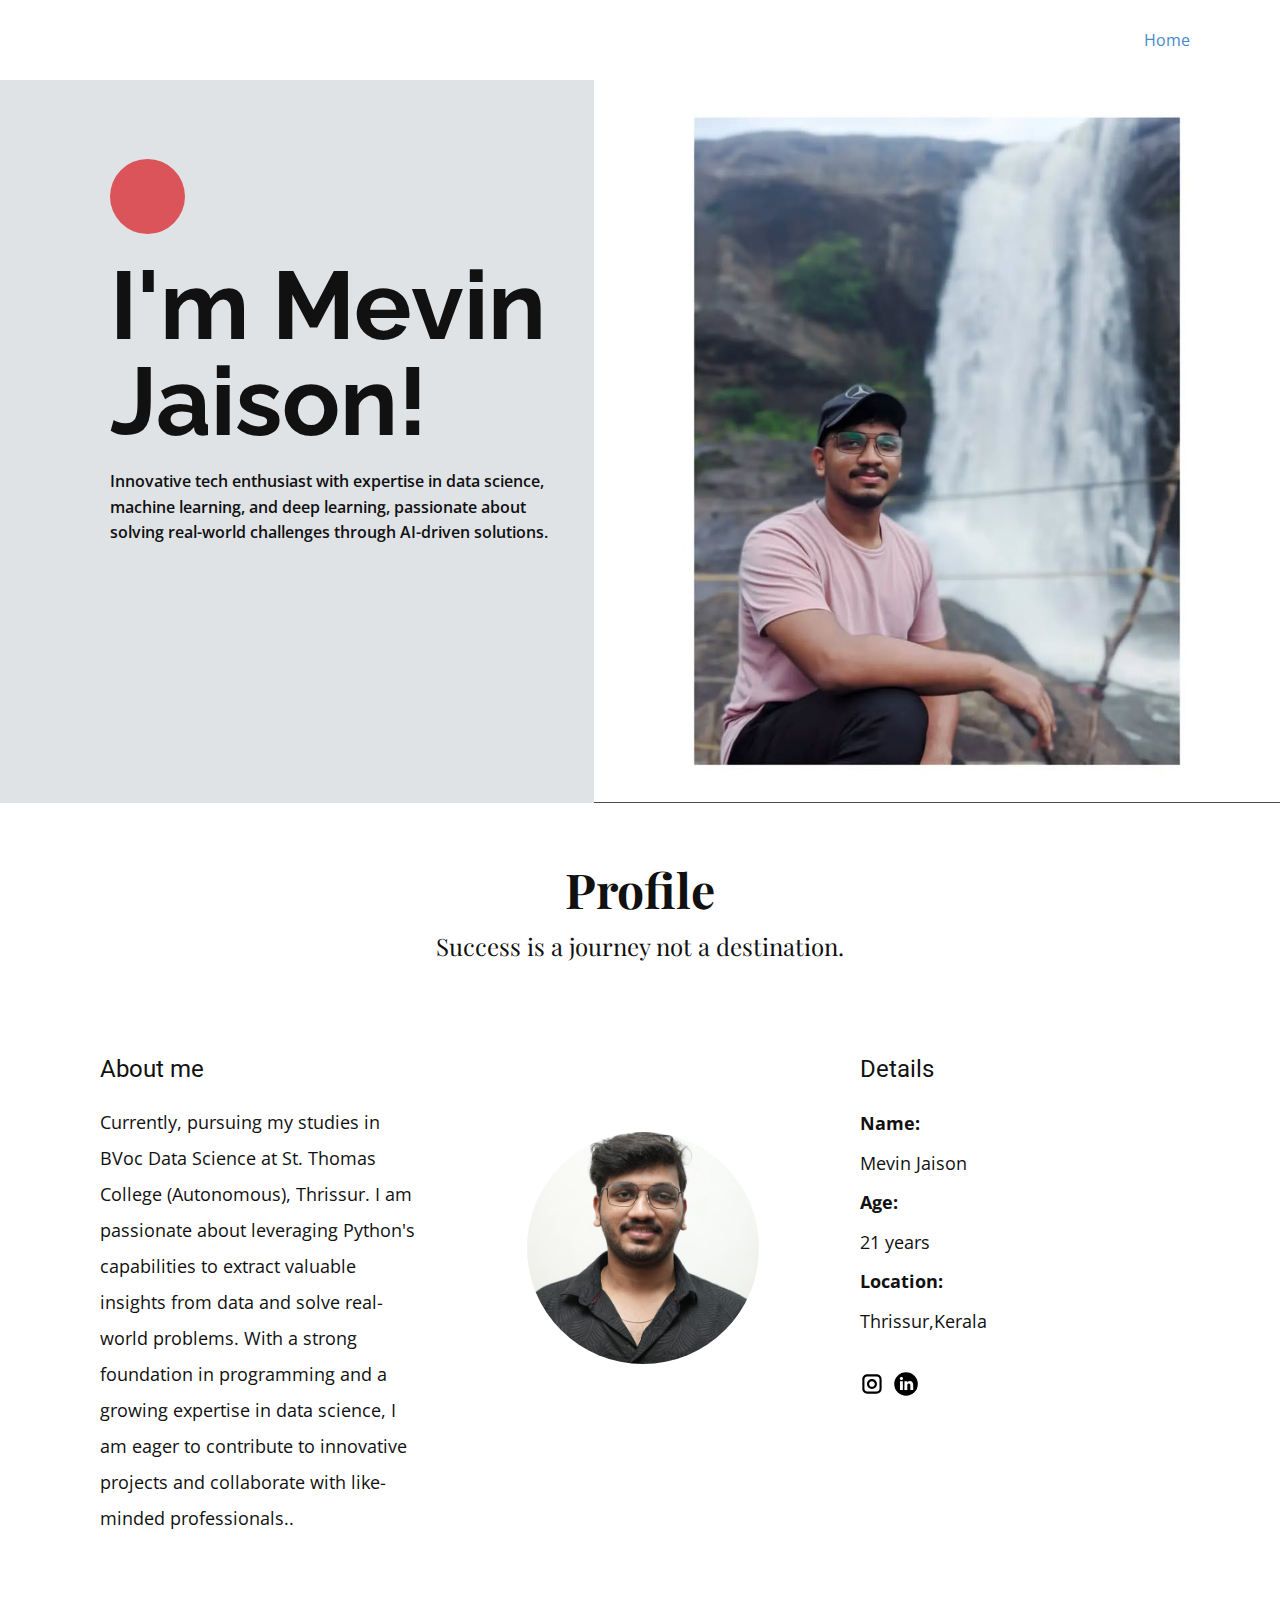
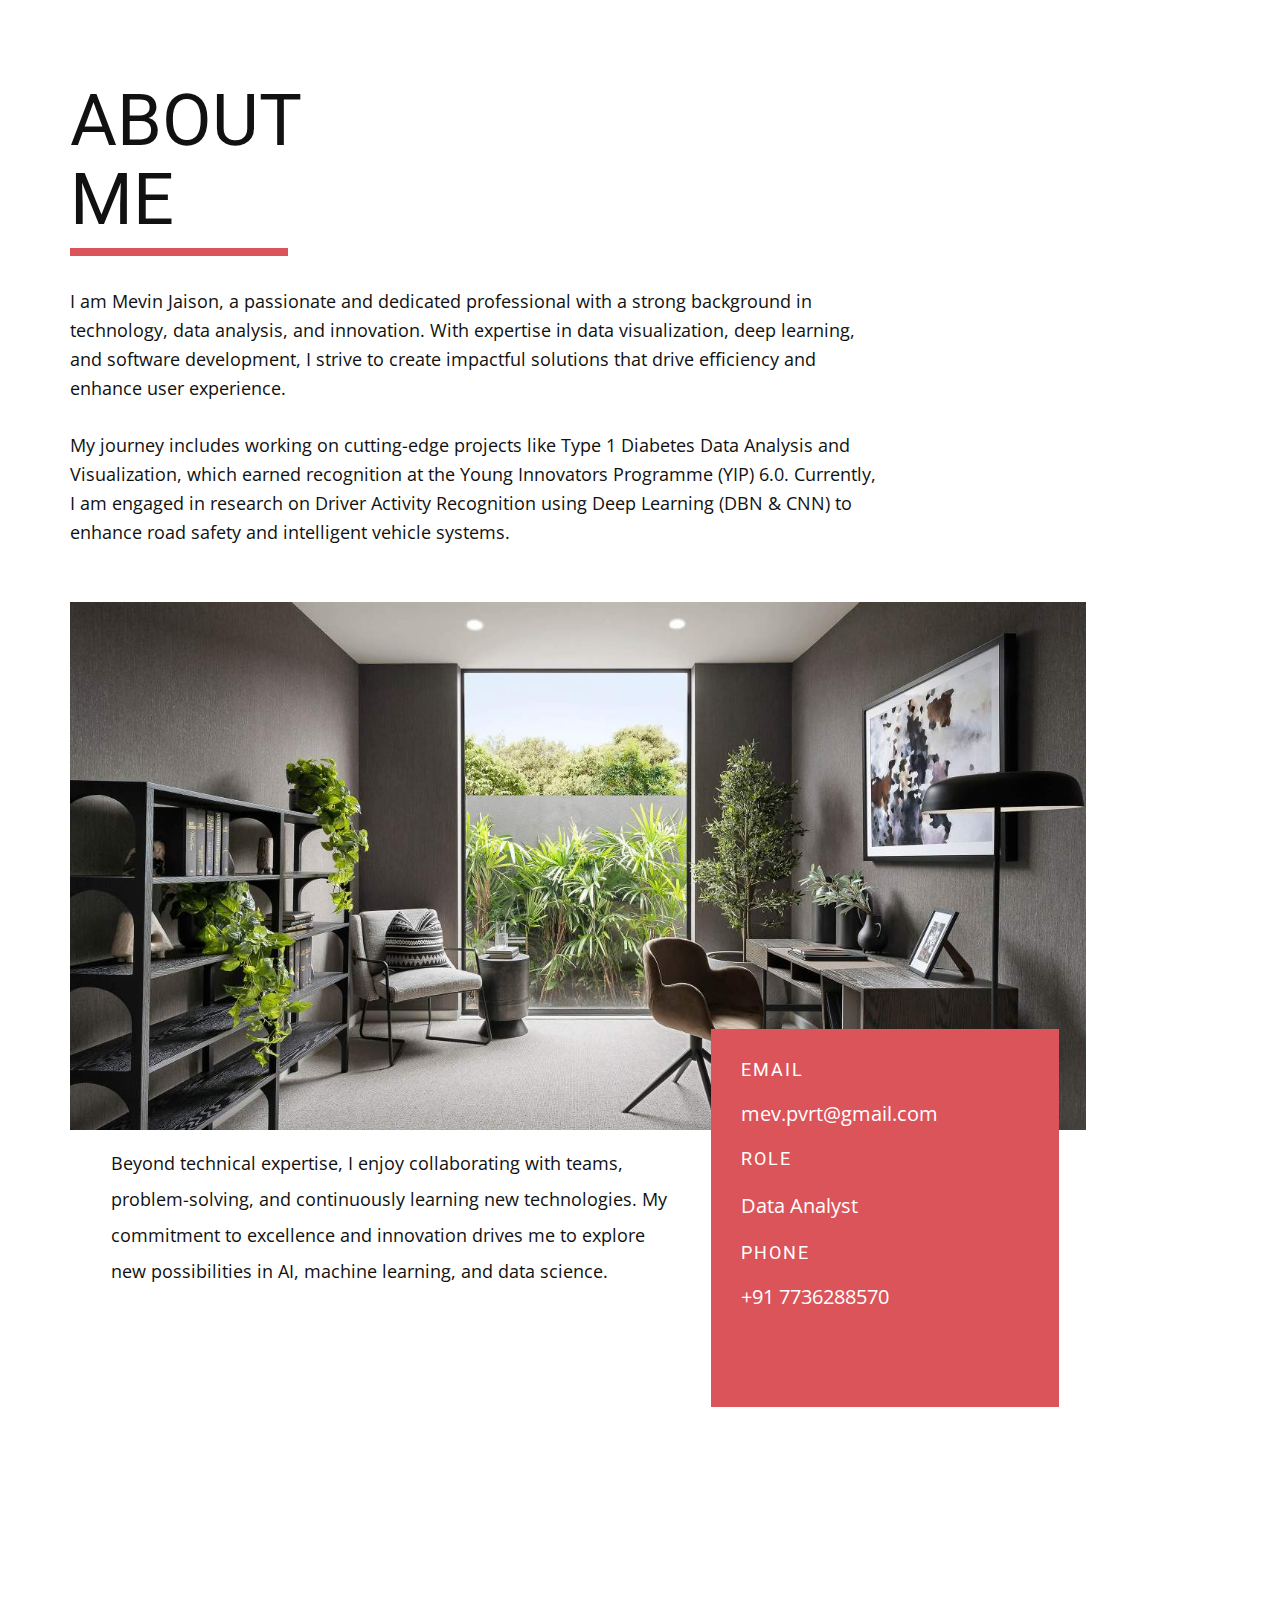
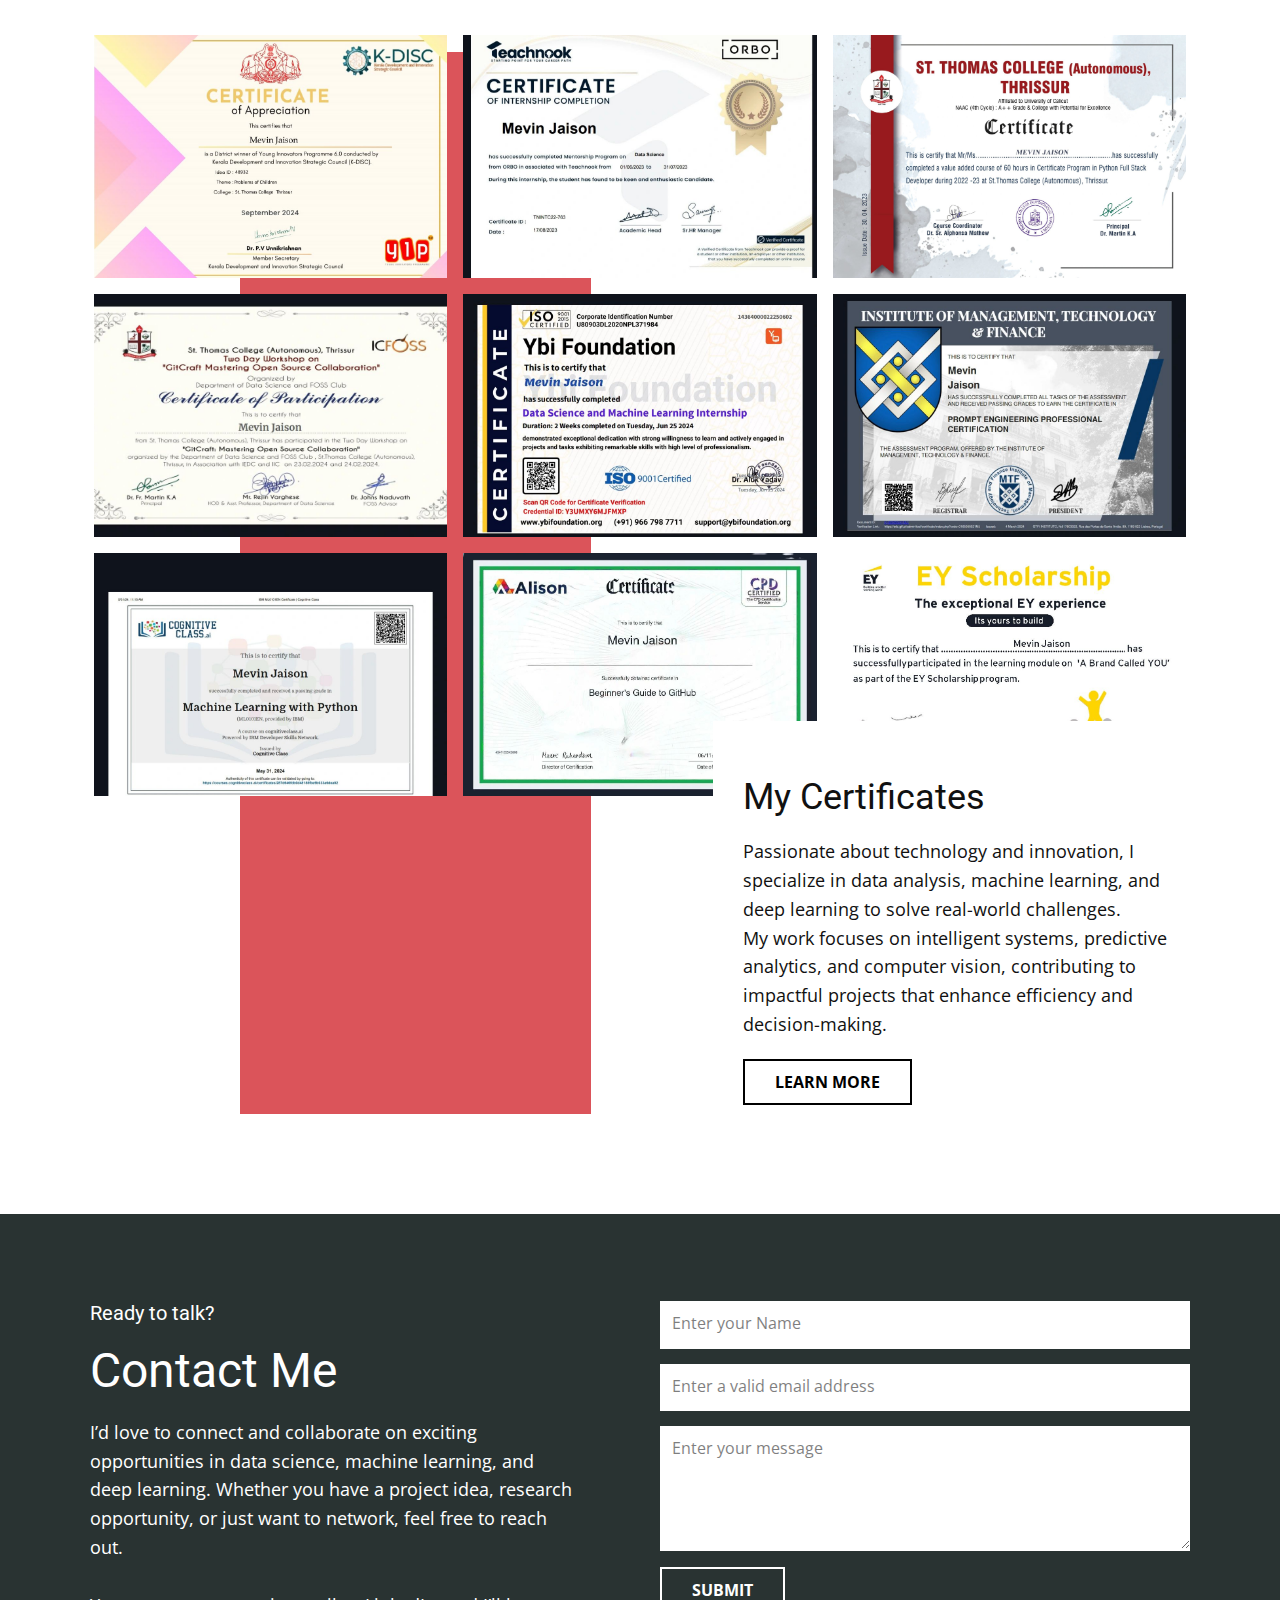
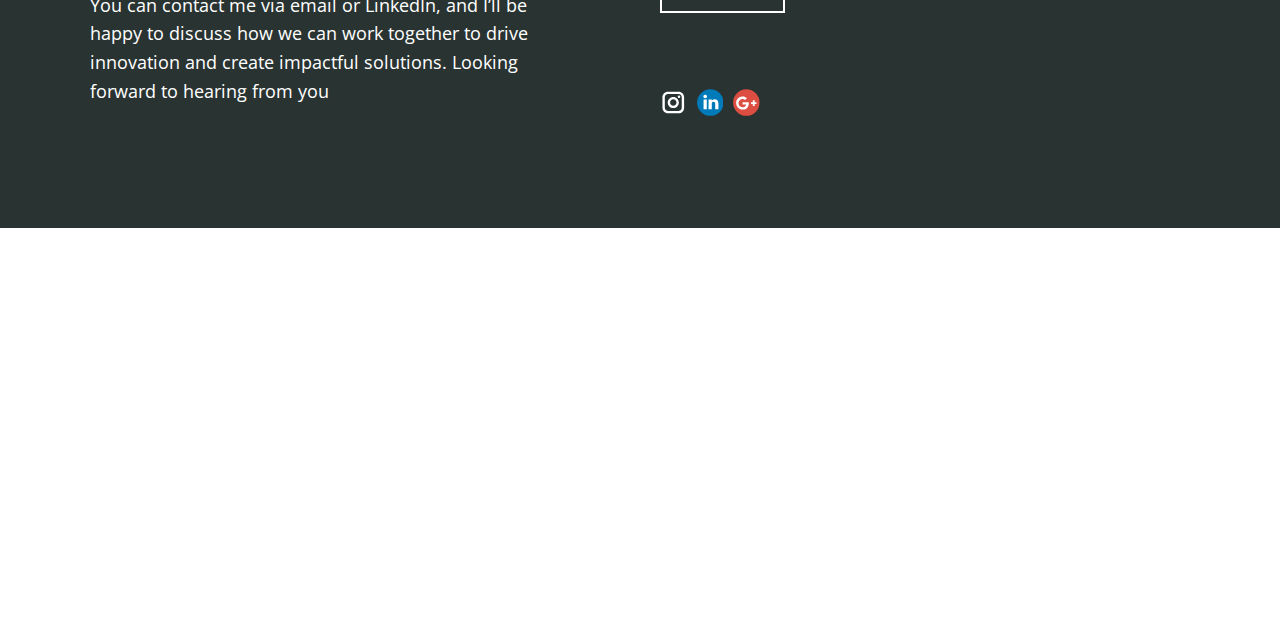
<file: index.html>
<!DOCTYPE html>
<html style="font-size: 16px;" lang="en"><head>
    <meta name="viewport" content="width=device-width, initial-scale=1.0">
    <meta charset="utf-8">
    <meta name="keywords" content="I&amp;apos;m Mevin Jaison!, Profile, About me, My Certificates, Contact Me">
    <meta name="description" content="">
    <title>Home</title>
    <link rel="stylesheet" href="nicepage.css" media="screen">
<link rel="stylesheet" href="index.css" media="screen">
    <script class="u-script" type="text/javascript" src="jquery.js" defer=""></script>
    <script class="u-script" type="text/javascript" src="nicepage.js" defer=""></script>
    <meta name="generator" content="Nicepage 7.5.2, nicepage.com">
    <meta name="referrer" content="origin">
    
    
    
    
    
    
    
    
    <link id="u-theme-google-font" rel="stylesheet" href="https://fonts.googleapis.com/css?family=Roboto:100,100i,300,300i,400,400i,500,500i,700,700i,900,900i|Open+Sans:300,300i,400,400i,500,500i,600,600i,700,700i,800,800i">
    <link id="u-page-google-font" rel="stylesheet" href="https://fonts.googleapis.com/css?family=Raleway:100,100i,200,200i,300,300i,400,400i,500,500i,600,600i,700,700i,800,800i,900,900i|Playfair+Display:400,400i,500,500i,600,600i,700,700i,800,800i,900,900i">
    <script type="application/ld+json">{
		"@context": "http://schema.org",
		"@type": "Organization",
		"name": ""
}</script>
    <meta name="theme-color" content="#478ac9">
    <meta property="og:title" content="Home">
    <meta property="og:type" content="website">
  <meta data-intl-tel-input-cdn-path="intlTelInput/"></head>
  <body data-home-page="Home.html" data-home-page-title="Home" data-path-to-root="./" data-include-products="false" class="u-body u-xl-mode" data-lang="en"><header class="u-clearfix u-header u-header" id="header"><div class="u-clearfix u-sheet u-sheet-1">
        <nav class="u-menu u-menu-one-level u-offcanvas u-menu-1">
          <div class="menu-collapse" style="font-size: 1rem; letter-spacing: 0px;">
            <a class="u-button-style u-custom-left-right-menu-spacing u-custom-padding-bottom u-custom-top-bottom-menu-spacing u-hamburger-link u-nav-link u-text-active-palette-1-base u-text-hover-palette-2-base" href="#">
              <svg class="u-svg-link" viewBox="0 0 24 24"><use xlink:href="#menu-hamburger"></use></svg>
              <svg class="u-svg-content" version="1.1" id="menu-hamburger" viewBox="0 0 16 16" x="0px" y="0px" xmlns:xlink="http://www.w3.org/1999/xlink" xmlns="http://www.w3.org/2000/svg"><g><rect y="1" width="16" height="2"></rect><rect y="7" width="16" height="2"></rect><rect y="13" width="16" height="2"></rect>
</g></svg>
            </a>
          </div>
          <div class="u-custom-menu u-nav-container">
            <ul class="u-nav u-unstyled u-nav-1"><li class="u-nav-item"><a class="u-button-style u-nav-link u-text-active-palette-1-base u-text-hover-palette-2-base" style="padding: 10px 20px;">Home</a>
</li></ul>
          </div>
          <div class="u-custom-menu u-nav-container-collapse">
            <div class="u-black u-container-style u-inner-container-layout u-opacity u-opacity-95 u-sidenav">
              <div class="u-inner-container-layout u-sidenav-overflow">
                <div class="u-menu-close"></div>
                <ul class="u-align-center u-nav u-popupmenu-items u-unstyled u-nav-2"><li class="u-nav-item"><a class="u-button-style u-nav-link">Home</a>
</li></ul>
              </div>
            </div>
            <div class="u-black u-menu-overlay u-opacity u-opacity-70"></div>
          </div>
        </nav>
      </div></header>
    <section class="u-clearfix u-image u-section-1" id="sec-5ceb" data-image-width="1980" data-image-height="1320">
      <div class="data-layout-selected u-clearfix u-layout-wrap u-layout-wrap-1">
        <div class="u-layout">
          <div class="u-layout-row">
            <div class="u-align-left u-container-align-left u-container-style u-layout-cell u-left-cell u-size-26-lg u-size-26-xl u-size-29-md u-size-29-sm u-size-29-xs u-layout-cell-1">
              <div class="u-container-layout u-container-layout-1">
                <div class="u-palette-2-base u-shape u-shape-circle u-shape-1"></div>
                <h1 class="u-custom-font u-font-raleway u-text u-title u-text-1">I'm Mevin Jaison!</h1>
                <p class="u-text u-text-2"> Innovative tech enthusiast with expertise in data science, machine learning, and deep learning, passionate about solving real-world challenges through AI-driven solutions.</p>
              </div>
            </div>
            <div class="u-container-style u-image u-layout-cell u-right-cell u-size-31-md u-size-31-sm u-size-31-xs u-size-34-lg u-size-34-xl u-image-1" data-image-width="1080" data-image-height="1081">
              <div class="u-container-layout u-container-layout-2"></div>
            </div>
          </div>
        </div>
      </div>
    </section>
    <section class="u-align-center-lg u-align-center-md u-align-center-xl u-align-left-sm u-align-left-xs u-clearfix u-section-2" id="sec-c41e">
      <div class="u-clearfix u-sheet u-valign-middle u-sheet-1">
        <h2 class="u-custom-font u-font-playfair-display u-hidden-xs u-text u-text-1">Profile</h2>
        <p class="u-custom-font u-font-playfair-display u-hidden-xs u-large-text u-text u-text-variant u-text-2"> Success is a journey not a destination.</p>
        <div class="data-layout-selected u-clearfix u-expanded-width u-layout-wrap u-layout-wrap-1">
          <div class="u-layout">
            <div class="u-layout-row">
              <div class="u-container-style u-layout-cell u-size-20 u-layout-cell-1">
                <div class="u-container-layout u-container-layout-1">
                  <h4 class="u-text u-text-3">About me</h4>
                  <p class="u-text u-text-4"> Currently, pursuing my studies in BVoc Data Science at St. Thomas College (Autonomous), Thrissur. I am passionate about leveraging Python's capabilities to extract valuable insights from data and solve real-world problems. With a strong foundation in programming and a growing expertise in data science, I am eager to contribute to innovative projects and collaborate with like-minded professionals..&nbsp;</p>
                </div>
              </div>
              <div class="u-align-center-md u-align-left-sm u-align-left-xs u-container-style u-layout-cell u-size-20 u-layout-cell-2">
                <div class="u-container-layout u-valign-top-md u-valign-top-sm u-container-layout-2">
                  <div alt="" class="u-image u-image-circle u-image-1" data-image-width="1066" data-image-height="1600"></div>
                </div>
              </div>
              <div class="u-container-style u-layout-cell u-size-20 u-layout-cell-3">
                <div class="u-container-layout u-container-layout-3">
                  <h4 class="u-text u-text-5">Details</h4>
                  <p class="u-text u-text-6">
                    <span style="font-weight: 700;">Name: </span>
                    <br>Mevin Jaison<br>
                    <span style="font-weight: 700;">Age: </span>
                    <br>21 years <span style="font-weight: 700;">
                      <br>Location: 
                    </span>
                    <br>Thrissur,Kerala
                  </p>
                  <div class="u-social-icons u-spacing-10 u-social-icons-1">
                    <a class="u-social-url" title="instagram" target="_blank" href="https://www.instagram.com/mev.in_/">
                      <span class="u-icon u-icon-circle u-social-icon u-social-instagram u-text-black u-icon-1"><svg class="u-svg-link" preserveAspectRatio="xMidYMin slice" viewBox="0 0 112 112" style=""><use xlink:href="#svg-ea73"></use></svg><svg class="u-svg-content" viewBox="0 0 112 112" x="0" y="0" id="svg-ea73"><path fill="currentColor" d="M55.9,32.9c-12.8,0-23.2,10.4-23.2,23.2s10.4,23.2,23.2,23.2s23.2-10.4,23.2-23.2S68.7,32.9,55.9,32.9z
	 M55.9,69.4c-7.4,0-13.3-6-13.3-13.3c-0.1-7.4,6-13.3,13.3-13.3s13.3,6,13.3,13.3C69.3,63.5,63.3,69.4,55.9,69.4z"></path><path fill="#FFFFFF" d="M79.7,26.8c-3,0-5.4,2.5-5.4,5.4s2.5,5.4,5.4,5.4c3,0,5.4-2.5,5.4-5.4S82.7,26.8,79.7,26.8z"></path><path fill="currentColor" d="M78.2,11H33.5C21,11,10.8,21.3,10.8,33.7v44.7c0,12.6,10.2,22.8,22.7,22.8h44.7c12.6,0,22.7-10.2,22.7-22.7
	V33.7C100.8,21.1,90.6,11,78.2,11z M91,78.4c0,7.1-5.8,12.8-12.8,12.8H33.5c-7.1,0-12.8-5.8-12.8-12.8V33.7
	c0-7.1,5.8-12.8,12.8-12.8h44.7c7.1,0,12.8,5.8,12.8,12.8V78.4z"></path></svg></span>
                    </a>
                    <a class="u-social-url" target="_blank" data-type="LinkedIn" title="LinkedIn" href="https://www.linkedin.com/in/mevin-jaison/">
                      <span class="u-icon u-social-icon u-social-linkedin u-text-black u-icon-2"><svg class="u-svg-link" preserveAspectRatio="xMidYMin slice" viewBox="0 0 112 112" style=""><use xlink:href="#svg-54f2"></use></svg><svg class="u-svg-content" viewBox="0 0 112 112" x="0" y="0" id="svg-54f2"><circle fill="currentColor" cx="56.1" cy="56.1" r="55"></circle><path fill="#FFFFFF" d="M41.3,83.7H27.9V43.4h13.4V83.7z M34.6,37.9L34.6,37.9c-4.6,0-7.5-3.1-7.5-7c0-4,3-7,7.6-7s7.4,3,7.5,7
      C42.2,34.8,39.2,37.9,34.6,37.9z M89.6,83.7H76.2V62.2c0-5.4-1.9-9.1-6.8-9.1c-3.7,0-5.9,2.5-6.9,4.9c-0.4,0.9-0.4,2.1-0.4,3.3v22.5
      H48.7c0,0,0.2-36.5,0-40.3h13.4v5.7c1.8-2.7,5-6.7,12.1-6.7c8.8,0,15.4,5.8,15.4,18.1V83.7z"></path></svg></span>
                    </a>
                  </div>
                </div>
              </div>
            </div>
          </div>
        </div>
      </div>
    </section>
    <section class="u-clearfix u-section-3" id="sec-015f">
      <div class="u-clearfix u-sheet u-valign-middle-lg u-valign-middle-md u-valign-middle-sm u-valign-middle-xs u-sheet-1">
        <h1 class="u-text u-text-1">About me</h1>
        <div class="u-border-8 u-border-palette-2-base u-line u-line-horizontal u-line-1"></div>
        <p class="u-text u-text-2"> I am Mevin Jaison, a passionate and dedicated professional with a strong background in technology, data analysis, and innovation. With expertise in data visualization, deep learning, and software development, I strive to create impactful solutions that drive efficiency and enhance user experience.<br>
          <br>My journey includes working on cutting-edge projects like Type 1 Diabetes Data Analysis and Visualization, which earned recognition at the Young Innovators Programme (YIP) 6.0. Currently, I am engaged in research on Driver Activity Recognition using Deep Learning (DBN &amp; CNN) to enhance road safety and intelligent vehicle systems.&nbsp;&nbsp;
        </p>
        <img class="u-expanded-width-xs u-image u-image-default u-image-1" src="images/image.png" alt="" data-image-width="1366" data-image-height="822">
        <div class="data-layout-selected u-clearfix u-layout-wrap u-layout-wrap-1">
          <div class="u-layout">
            <div class="u-layout-row">
              <div class="u-container-style u-layout-cell u-size-34-md u-size-34-sm u-size-34-xs u-size-38-lg u-size-38-xl u-layout-cell-1">
                <div class="u-container-layout u-container-layout-1">
                  <p class="u-text u-text-default u-text-3">Beyond technical expertise, I enjoy collaborating with teams, problem-solving, and continuously learning new technologies. My commitment to excellence and innovation drives me to explore new possibilities in AI, machine learning, and data science.</p>
                </div>
              </div>
              <div class="u-container-style u-layout-cell u-palette-2-base u-size-22-lg u-size-22-xl u-size-26-md u-size-26-sm u-size-26-xs u-layout-cell-2">
                <div class="u-container-layout u-valign-top u-container-layout-2">
                  <h6 class="u-text u-text-4">email</h6>
                  <a href="mailto:mev.pvrt@gmail.com" class="u-active-none u-btn u-button-style u-hover-none u-none u-text-body-alt-color u-btn-1">mev.pvrt@gmail.com</a>
                  <h6 class="u-text u-text-5">Role</h6>
                  <p class="u-text u-text-6">Data Analyst </p>
                  <h6 class="u-text u-text-7">Phone</h6>
                  <a href="tel:+91 7736288570" class="u-active-none u-btn u-button-style u-hover-none u-none u-text-body-alt-color u-btn-2">+91 7736288570</a>
                </div>
              </div>
            </div>
          </div>
        </div>
      </div>
    </section>
    <section class="u-clearfix u-white u-section-4" id="sec-6eef">
      <div class="u-clearfix u-sheet u-valign-middle-xs u-sheet-1">
        <div class="u-palette-2-base u-shape u-shape-rectangle u-shape-1"></div>
        <div class="u-gallery u-layout-grid u-lightbox u-no-transition u-show-text-on-hover u-gallery-1">
          <div class="u-gallery-inner u-gallery-inner-1">
            <div class="u-effect-fade u-gallery-item">
              <div class="u-back-slide" data-image-width="1080" data-image-height="760">
                <img class="u-back-image u-expanded" src="images/1733424434559.jpg">
              </div>
              <div class="u-over-slide u-shading u-over-slide-1"></div>
            </div>
            <div class="u-effect-fade u-gallery-item">
              <div class="u-back-slide" data-image-width="1080" data-image-height="832">
                <img class="u-back-image u-expanded" src="images/1699290812855.jpg">
              </div>
              <div class="u-over-slide u-shading u-over-slide-2"></div>
            </div>
            <div class="u-effect-fade u-gallery-item">
              <div class="u-back-slide" data-image-width="2048" data-image-height="1447">
                <img class="u-back-image u-expanded" src="images/1699451948728.jpg">
              </div>
              <div class="u-over-slide u-shading u-over-slide-3"></div>
            </div>
            <div class="u-effect-fade u-gallery-item">
              <div class="u-back-slide" data-image-width="1080" data-image-height="622">
                <img class="u-back-image u-expanded" src="images/1709138763906.jpg">
              </div>
              <div class="u-over-slide u-shading u-over-slide-4"></div>
            </div>
            <div class="u-effect-fade u-gallery-item">
              <div class="u-back-slide" data-image-width="1080" data-image-height="770">
                <img class="u-back-image u-expanded" src="images/1719424689131.jpg">
              </div>
              <div class="u-over-slide u-shading u-over-slide-5"></div>
            </div>
            <div class="u-effect-fade u-gallery-item">
              <div class="u-back-slide" data-image-width="1080" data-image-height="762">
                <img class="u-back-image u-expanded" src="images/1709661031835.jpg">
              </div>
              <div class="u-over-slide u-shading u-over-slide-6"></div>
            </div>
            <div class="u-effect-fade u-gallery-item" data-image-width="1080" data-image-height="1080">
              <div class="u-back-slide">
                <img class="u-back-image u-expanded" src="images/1719173497429.jpg">
              </div>
              <div class="u-over-slide u-shading u-over-slide-7"></div>
            </div>
            <div class="u-effect-fade u-gallery-item" data-image-width="1123" data-image-height="794">
              <div class="u-back-slide">
                <img class="u-back-image u-expanded" src="images/1699676175012.jpg">
              </div>
              <div class="u-over-slide u-shading u-over-slide-8"></div>
            </div>
            <div class="u-effect-fade u-gallery-item" data-image-width="1145" data-image-height="907">
              <div class="u-back-slide">
                <img class="u-back-image u-expanded" src="images/1714378628722.jpg">
              </div>
              <div class="u-over-slide u-shading u-over-slide-9"></div>
            </div>
          </div>
        </div>
        <div class="u-container-style u-expanded-width-xs u-group u-white u-group-1">
          <div class="u-container-layout u-valign-middle u-container-layout-1">
            <h2 class="u-text u-text-1">My Certificates</h2>
            <p class="u-text u-text-2">Passionate about technology and innovation, I specialize in data analysis, machine learning, and deep learning to solve real-world challenges.&nbsp;<br>My work focuses on intelligent systems, predictive analytics, and computer vision, contributing to impactful projects that enhance efficiency and decision-making.
            </p>
            <a href="https://www.linkedin.com/in/mevin-jaison/recent-activity/all/" class="u-border-2 u-border-black u-btn u-button-style u-hover-black u-none u-text-black u-text-hover-white u-btn-1" target="_blank">learn more</a>
          </div>
        </div>
      </div>
    </section>
    <section class="u-clearfix u-palette-4-dark-3 u-section-5" id="sec-660c">
      <div class="u-clearfix u-sheet u-sheet-1">
        <div class="data-layout-selected u-clearfix u-expanded-width u-layout-wrap u-layout-wrap-1">
          <div class="u-layout">
            <div class="u-layout-row">
              <div class="u-container-style u-layout-cell u-left-cell u-size-30 u-layout-cell-1">
                <div class="u-container-layout u-container-layout-1">
                  <h5 class="u-text u-text-1">Ready to talk?</h5>
                  <h2 class="u-text u-text-2">Contact Me</h2>
                  <p class="u-text u-text-3"> I’d love to connect and collaborate on exciting opportunities in data science, machine learning, and deep learning. Whether you have a project idea, research opportunity, or just want to network, feel free to reach out.&nbsp;<br>
                    <br>You can contact me via email or LinkedIn, and I’ll be happy to discuss how we can work together to drive innovation and create impactful solutions. Looking forward to hearing from you
                  </p>
                </div>
              </div>
              <div class="u-container-style u-layout-cell u-right-cell u-size-30 u-layout-cell-2">
                <div class="u-container-layout u-valign-top u-container-layout-2">
                  <div class="u-expanded-width u-form u-form-1">
                    <form action="https://forms.nicepagesrv.com/v2/form/process" class="u-block-8936-12 u-clearfix u-form-spacing-15 u-form-vertical u-inner-form" source="email"><!-- hidden inputs for siteId and pageId -->
                      <div class="u-form-group u-form-name">
                        <label for="name-f798" class="u-form-control-hidden u-label">Name</label>
                        <input type="text" placeholder="Enter your Name" id="name-f798" name="name" class="u-border-2 u-border-no-left u-border-no-right u-border-no-top u-border-white u-input u-input-rectangle" required="">
                      </div><!-- always visible -->
                      <div class="u-form-email u-form-group">
                        <label for="email-f798" class="u-form-control-hidden u-label">Email</label>
                        <input type="email" placeholder="Enter a valid email address" id="email-f798" name="email" class="u-border-2 u-border-no-left u-border-no-right u-border-no-top u-border-white u-input u-input-rectangle" required="">
                      </div>
                      <div class="u-form-group u-form-message">
                        <label for="message-f798" class="u-form-control-hidden u-label">Message</label>
                        <textarea placeholder="Enter your message" rows="4" cols="50" id="message-f798" name="message" class="u-border-2 u-border-no-left u-border-no-right u-border-no-top u-border-white u-input u-input-rectangle" required=""></textarea>
                      </div>
                      <div class="u-form-group u-form-submit">
                        <a href="#" class="u-active-white u-border-2 u-border-active-white u-border-hover-white u-border-white u-btn u-btn-submit u-button-style u-hover-white u-none u-text-active-palette-4-base u-text-body-alt-color u-text-hover-palette-4-base u-btn-1">Submit</a>
                        <input type="submit" value="submit" class="u-form-control-hidden">
                      </div>
                      <div class="u-form-send-message u-form-send-success"> Thank you! Your message has been sent. </div>
                      <div class="u-form-send-error u-form-send-message"> Unable to send your message. Please fix errors then try again. </div>
                      <input type="hidden" value="" name="recaptchaResponse">
                      <input type="hidden" name="formServices" value="35ac3c29-93f6-a3d2-1f98-06da44909b8b">
                    </form>
                  </div>
                  <div class="u-social-icons u-spacing-10 u-social-icons-1">
                    <a class="u-social-url" target="_blank" href="https://www.instagram.com/mev.in_/" title="https://www.instagram.com/mev.in_/">
                      <span class="u-icon u-icon-circle u-social-icon u-social-instagram u-icon-1"><svg class="u-svg-link" preserveAspectRatio="xMidYMin slice" viewBox="0 0 112.2 112.2" style=""><use xlink:href="#svg-0b43"></use></svg><svg x="0px" y="0px" viewBox="0 0 112.2 112.2" enable-background="new 0 0 112.2 112.2" xml:space="preserve" id="svg-0b43" class="u-svg-content"><path d="M55.9,32.9c-12.8,0-23.2,10.4-23.2,23.2s10.4,23.2,23.2,23.2s23.2-10.4,23.2-23.2S68.7,32.9,55.9,32.9z M55.9,69.4c-7.4,0-13.3-6-13.3-13.3c-0.1-7.4,6-13.3,13.3-13.3s13.3,6,13.3,13.3C69.3,63.5,63.3,69.4,55.9,69.4z"></path><path d="M79.7,26.8c-3,0-5.4,2.5-5.4,5.4s2.5,5.4,5.4,5.4c3,0,5.4-2.5,5.4-5.4S82.7,26.8,79.7,26.8z"></path><path d="M78.2,11H33.5C21,11,10.8,21.3,10.8,33.7v44.7c0,12.6,10.2,22.8,22.7,22.8h44.7c12.6,0,22.7-10.2,22.7-22.7 V33.7C100.8,21.1,90.6,11,78.2,11z M91,78.4c0,7.1-5.8,12.8-12.8,12.8H33.5c-7.1,0-12.8-5.8-12.8-12.8V33.7 c0-7.1,5.8-12.8,12.8-12.8h44.7c7.1,0,12.8,5.8,12.8,12.8V78.4z"></path></svg></span>
                    </a>
                    <a class="u-social-url" target="_blank" data-type="LinkedIn" title="LinkedIn" href="https://www.linkedin.com/in/mevin-jaison/">
                      <span class="u-icon u-social-icon u-social-linkedin u-icon-2"><svg class="u-svg-link" preserveAspectRatio="xMidYMin slice" viewBox="0 0 112 112" style=""><use xlink:href="#svg-b0f0"></use></svg><svg class="u-svg-content" viewBox="0 0 112 112" x="0" y="0" id="svg-b0f0"><circle fill="currentColor" cx="56.1" cy="56.1" r="55"></circle><path fill="#FFFFFF" d="M41.3,83.7H27.9V43.4h13.4V83.7z M34.6,37.9L34.6,37.9c-4.6,0-7.5-3.1-7.5-7c0-4,3-7,7.6-7s7.4,3,7.5,7
      C42.2,34.8,39.2,37.9,34.6,37.9z M89.6,83.7H76.2V62.2c0-5.4-1.9-9.1-6.8-9.1c-3.7,0-5.9,2.5-6.9,4.9c-0.4,0.9-0.4,2.1-0.4,3.3v22.5
      H48.7c0,0,0.2-36.5,0-40.3h13.4v5.7c1.8-2.7,5-6.7,12.1-6.7c8.8,0,15.4,5.8,15.4,18.1V83.7z"></path></svg></span>
                    </a>
                    <a class="u-social-url" target="_blank" data-type="Google Plus" title="Google Plus" href="mailto:mevinjaison@gmail.com">
                      <span class="plus u-icon u-social-google u-social-icon u-icon-3"><svg class="u-svg-link" preserveAspectRatio="xMidYMin slice" viewBox="0 0 112 112" style=""><use xlink:href="#svg-7f8b"></use></svg><svg class="u-svg-content" viewBox="0 0 112 112" x="0" y="0" id="svg-7f8b"><circle fill="currentColor" cx="56.1" cy="56.1" r="55"></circle><path fill="#FFFFFF" d="M60.8,76.3c-6.6,8.6-19,11.1-29,7.7c-10.6-3.5-18.4-14.2-18.2-25.5C13,44.6,25.3,31.8,39.1,31.6
	c7.1-0.6,14,2.1,19.3,6.6c-2.2,2.4-4.4,4.8-6.9,7.1c-4.8-2.9-10.4-5-15.9-3.1c-8.8,2.6-14.3,13-10.9,21.8
	c2.7,9.1,13.7,14.1,22.5,10.2c4.5-1.6,7.5-5.7,8.7-10.2c-5.1-0.1-10.2,0-15.5-0.2c0-3,0-6.1,0-9.2c8.6,0,17.1,0,25.7,0
	C66.7,62.3,65.5,70.4,60.8,76.3z M98.3,62.5c-2.6,0-5.1,0-7.7,0c0,2.6,0,5.1,0,7.7c-2.6,0-5.1,0-7.7,0c0-2.6,0-5.1,0-7.7
	c-2.6,0-5.1,0-7.7,0c0-2.6,0-5.1,0-7.7c2.6,0,5.1,0,7.7,0c0-2.6,0-5.1,0.1-7.7c2.6,0,5.1,0,7.7,0c0,2.6,0,5.1,0,7.7
	c2.6,0,5.1,0,7.7,0C98.3,57.3,98.3,59.9,98.3,62.5z"></path></svg></span>
                    </a>
                  </div>
                </div>
              </div>
            </div>
          </div>
        </div>
      </div>
    </section>
    <section class="u-clearfix u-section-6" id="block-1">
      <div class="u-clearfix u-sheet u-sheet-1"></div>
    </section> 
</body></html>
</file>
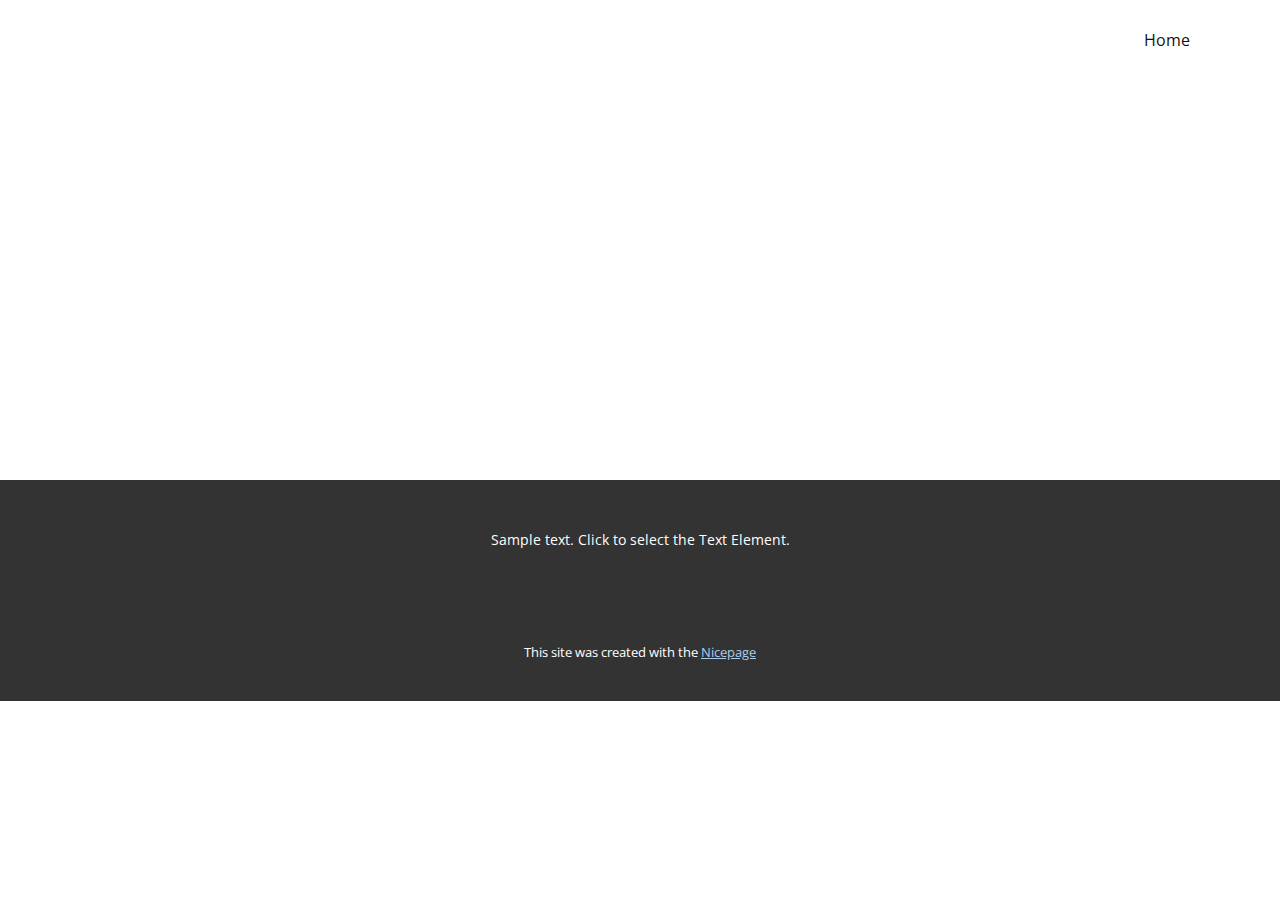
<file: About.html>
<!DOCTYPE html>
<html style="font-size: 16px;" lang="en"><head>
    <meta name="viewport" content="width=device-width, initial-scale=1.0">
    <meta charset="utf-8">
    <meta name="keywords" content="">
    <meta name="description" content="">
    <title>About</title>
    <link rel="stylesheet" href="nicepage.css" media="screen">
<link rel="stylesheet" href="About.css" media="screen">
    <script class="u-script" type="text/javascript" src="jquery.js" defer=""></script>
    <script class="u-script" type="text/javascript" src="nicepage.js" defer=""></script>
    <meta name="generator" content="Nicepage 7.5.2, nicepage.com">
    
    
    
    <link id="u-theme-google-font" rel="stylesheet" href="https://fonts.googleapis.com/css?family=Roboto:100,100i,300,300i,400,400i,500,500i,700,700i,900,900i|Open+Sans:300,300i,400,400i,500,500i,600,600i,700,700i,800,800i">
    <script type="application/ld+json">{
		"@context": "http://schema.org",
		"@type": "Organization",
		"name": ""
}</script>
    <meta name="theme-color" content="#478ac9">
    <meta property="og:title" content="About">
    <meta property="og:type" content="website">
  <meta data-intl-tel-input-cdn-path="intlTelInput/"></head>
  <body data-path-to-root="./" data-include-products="false" class="u-body u-xl-mode" data-lang="en"><header class="u-clearfix u-header u-header" id="header"><div class="u-clearfix u-sheet u-sheet-1">
        <nav class="u-menu u-menu-one-level u-offcanvas u-menu-1">
          <div class="menu-collapse" style="font-size: 1rem; letter-spacing: 0px;">
            <a class="u-button-style u-custom-left-right-menu-spacing u-custom-padding-bottom u-custom-top-bottom-menu-spacing u-hamburger-link u-nav-link u-text-active-palette-1-base u-text-hover-palette-2-base" href="#">
              <svg class="u-svg-link" viewBox="0 0 24 24"><use xlink:href="#menu-hamburger"></use></svg>
              <svg class="u-svg-content" version="1.1" id="menu-hamburger" viewBox="0 0 16 16" x="0px" y="0px" xmlns:xlink="http://www.w3.org/1999/xlink" xmlns="http://www.w3.org/2000/svg"><g><rect y="1" width="16" height="2"></rect><rect y="7" width="16" height="2"></rect><rect y="13" width="16" height="2"></rect>
</g></svg>
            </a>
          </div>
          <div class="u-custom-menu u-nav-container">
            <ul class="u-nav u-unstyled u-nav-1"><li class="u-nav-item"><a class="u-button-style u-nav-link u-text-active-palette-1-base u-text-hover-palette-2-base" style="padding: 10px 20px;">Home</a>
</li></ul>
          </div>
          <div class="u-custom-menu u-nav-container-collapse">
            <div class="u-black u-container-style u-inner-container-layout u-opacity u-opacity-95 u-sidenav">
              <div class="u-inner-container-layout u-sidenav-overflow">
                <div class="u-menu-close"></div>
                <ul class="u-align-center u-nav u-popupmenu-items u-unstyled u-nav-2"><li class="u-nav-item"><a class="u-button-style u-nav-link">Home</a>
</li></ul>
              </div>
            </div>
            <div class="u-black u-menu-overlay u-opacity u-opacity-70"></div>
          </div>
        </nav>
      </div></header>
    <section class="u-clearfix u-section-1" id="block-1">
      <div class="u-clearfix u-sheet u-sheet-1"></div>
    </section>
    
    
    
    <footer class="u-align-center u-clearfix u-container-align-center u-footer u-grey-80 u-footer" id="footer"><div class="u-clearfix u-sheet u-sheet-1">
        <p class="u-small-text u-text u-text-variant u-text-1">Sample text. Click to select the Text Element.</p>
      </div></footer>
    <section class="u-backlink u-clearfix u-grey-80">
      <p class="u-text">
        <span>This site was created with the </span>
        <a class="u-link" href="https://nicepage.com/" target="_blank" rel="nofollow">
          <span>Nicepage</span>
        </a>
      </p>
    </section>
  
</body></html>
</file>
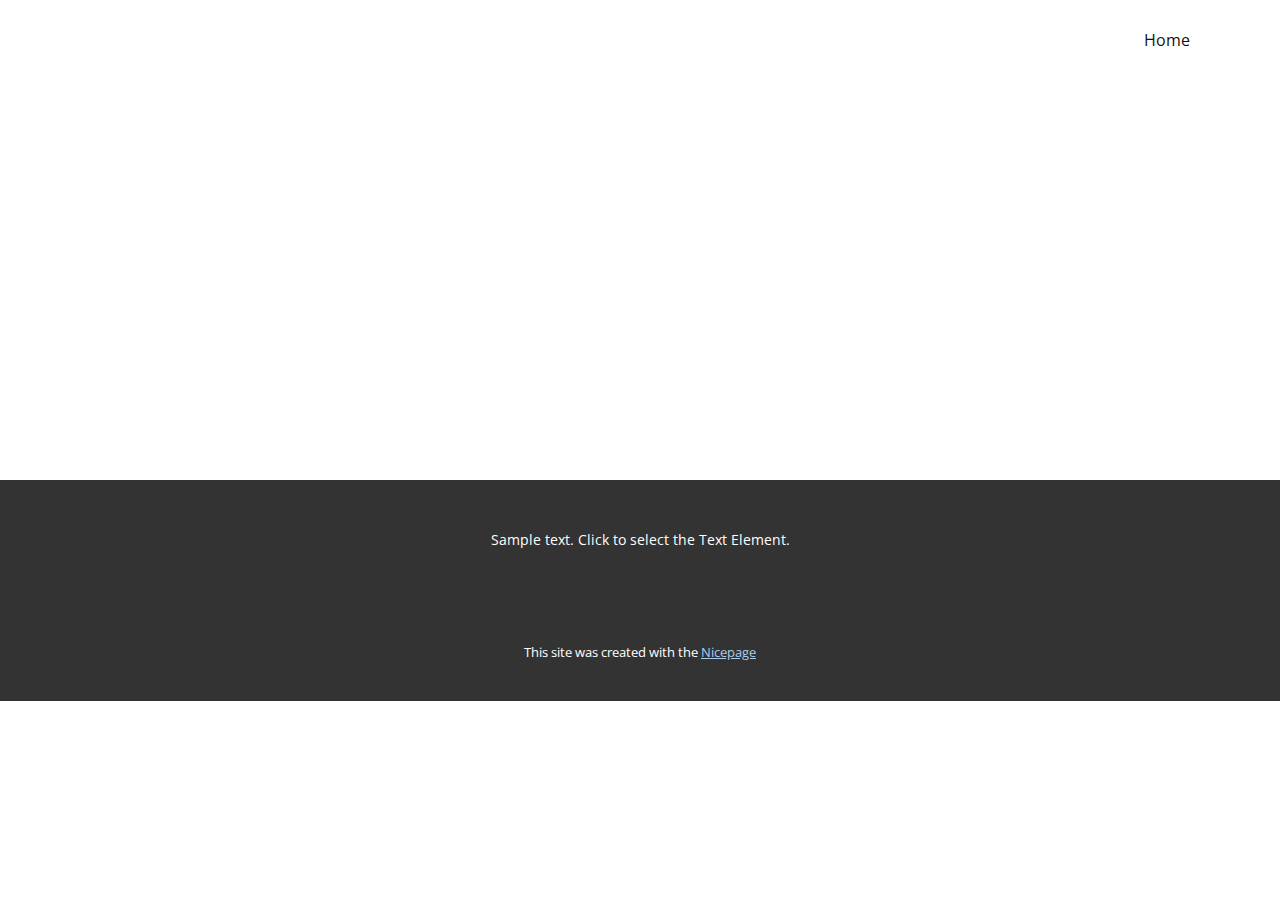
<file: Contact.html>
<!DOCTYPE html>
<html style="font-size: 16px;" lang="en"><head>
    <meta name="viewport" content="width=device-width, initial-scale=1.0">
    <meta charset="utf-8">
    <meta name="keywords" content="">
    <meta name="description" content="">
    <title>Contact</title>
    <link rel="stylesheet" href="nicepage.css" media="screen">
<link rel="stylesheet" href="Contact.css" media="screen">
    <script class="u-script" type="text/javascript" src="jquery.js" defer=""></script>
    <script class="u-script" type="text/javascript" src="nicepage.js" defer=""></script>
    <meta name="generator" content="Nicepage 7.5.2, nicepage.com">
    
    
    
    <link id="u-theme-google-font" rel="stylesheet" href="https://fonts.googleapis.com/css?family=Roboto:100,100i,300,300i,400,400i,500,500i,700,700i,900,900i|Open+Sans:300,300i,400,400i,500,500i,600,600i,700,700i,800,800i">
    <script type="application/ld+json">{
		"@context": "http://schema.org",
		"@type": "Organization",
		"name": ""
}</script>
    <meta name="theme-color" content="#478ac9">
    <meta property="og:title" content="Contact">
    <meta property="og:type" content="website">
  <meta data-intl-tel-input-cdn-path="intlTelInput/"></head>
  <body data-path-to-root="./" data-include-products="false" class="u-body u-xl-mode" data-lang="en"><header class="u-clearfix u-header u-header" id="header"><div class="u-clearfix u-sheet u-sheet-1">
        <nav class="u-menu u-menu-one-level u-offcanvas u-menu-1">
          <div class="menu-collapse" style="font-size: 1rem; letter-spacing: 0px;">
            <a class="u-button-style u-custom-left-right-menu-spacing u-custom-padding-bottom u-custom-top-bottom-menu-spacing u-hamburger-link u-nav-link u-text-active-palette-1-base u-text-hover-palette-2-base" href="#">
              <svg class="u-svg-link" viewBox="0 0 24 24"><use xlink:href="#menu-hamburger"></use></svg>
              <svg class="u-svg-content" version="1.1" id="menu-hamburger" viewBox="0 0 16 16" x="0px" y="0px" xmlns:xlink="http://www.w3.org/1999/xlink" xmlns="http://www.w3.org/2000/svg"><g><rect y="1" width="16" height="2"></rect><rect y="7" width="16" height="2"></rect><rect y="13" width="16" height="2"></rect>
</g></svg>
            </a>
          </div>
          <div class="u-custom-menu u-nav-container">
            <ul class="u-nav u-unstyled u-nav-1"><li class="u-nav-item"><a class="u-button-style u-nav-link u-text-active-palette-1-base u-text-hover-palette-2-base" style="padding: 10px 20px;">Home</a>
</li></ul>
          </div>
          <div class="u-custom-menu u-nav-container-collapse">
            <div class="u-black u-container-style u-inner-container-layout u-opacity u-opacity-95 u-sidenav">
              <div class="u-inner-container-layout u-sidenav-overflow">
                <div class="u-menu-close"></div>
                <ul class="u-align-center u-nav u-popupmenu-items u-unstyled u-nav-2"><li class="u-nav-item"><a class="u-button-style u-nav-link">Home</a>
</li></ul>
              </div>
            </div>
            <div class="u-black u-menu-overlay u-opacity u-opacity-70"></div>
          </div>
        </nav>
      </div></header>
    <section class="u-clearfix u-section-1" id="block-1">
      <div class="u-clearfix u-sheet u-sheet-1"></div>
    </section>
    
    
    
    <footer class="u-align-center u-clearfix u-container-align-center u-footer u-grey-80 u-footer" id="footer"><div class="u-clearfix u-sheet u-sheet-1">
        <p class="u-small-text u-text u-text-variant u-text-1">Sample text. Click to select the Text Element.</p>
      </div></footer>
    <section class="u-backlink u-clearfix u-grey-80">
      <p class="u-text">
        <span>This site was created with the </span>
        <a class="u-link" href="https://nicepage.com/" target="_blank" rel="nofollow">
          <span>Nicepage</span>
        </a>
      </p>
    </section>
  
</body></html>
</file>
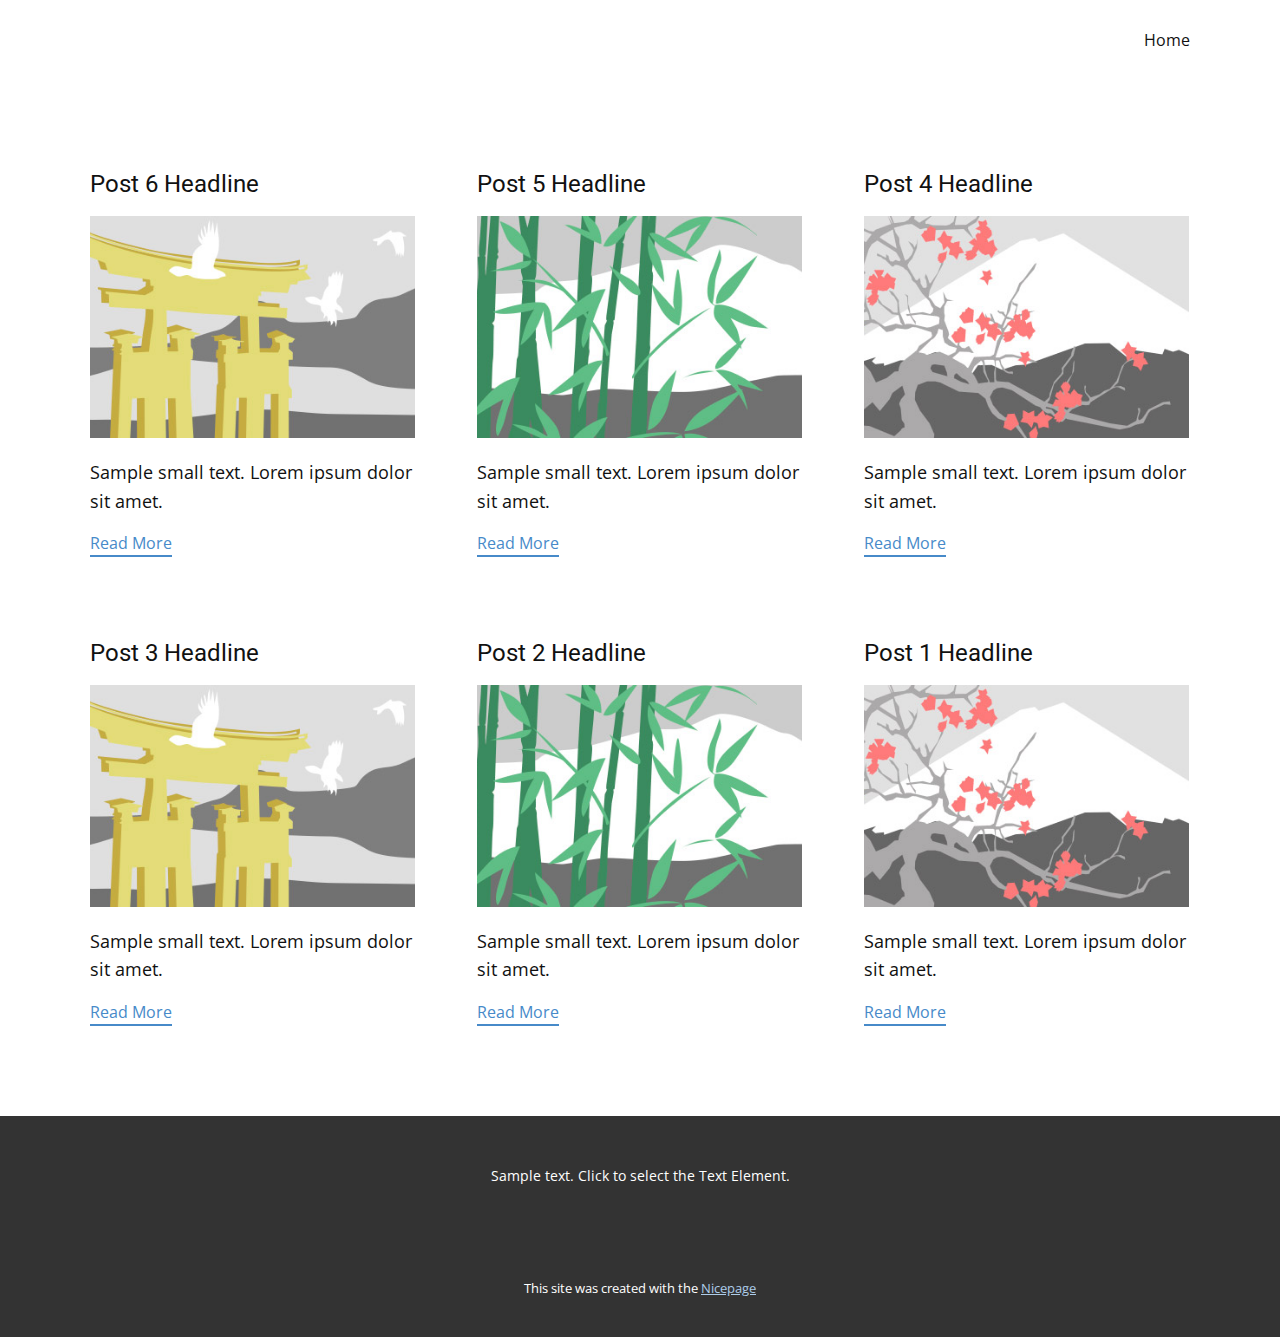
<file: blog/blog.html>
<!DOCTYPE html>
<html style="font-size: 16px;" lang="en"><head>
    <meta name="viewport" content="width=device-width, initial-scale=1.0">
    <meta charset="utf-8">
    <meta name="keywords" content="">
    <meta name="description" content="">
    <title>Blog</title>
    <link rel="stylesheet" href="../nicepage.css" media="screen">
<link rel="stylesheet" href="../Blog-Template.css" media="screen">
    <script class="u-script" type="text/javascript" src="../jquery.js" defer=""></script>
    <script class="u-script" type="text/javascript" src="../nicepage.js" defer=""></script>
    <meta name="generator" content="Nicepage 7.5.2, nicepage.com">
    
    
    
    <link id="u-theme-google-font" rel="stylesheet" href="https://fonts.googleapis.com/css?family=Roboto:100,100i,300,300i,400,400i,500,500i,700,700i,900,900i|Open+Sans:300,300i,400,400i,500,500i,600,600i,700,700i,800,800i">
    <script type="application/ld+json">{
		"@context": "http://schema.org",
		"@type": "Organization",
		"name": ""
}</script>
    <meta name="theme-color" content="#478ac9">
  <meta data-intl-tel-input-cdn-path="intlTelInput/"></head>
  <body data-path-to-root="../" data-include-products="false" class="u-body u-xl-mode" data-lang="en"><header class="u-clearfix u-header u-header" id="header"><div class="u-clearfix u-sheet u-sheet-1">
        <nav class="u-menu u-menu-one-level u-offcanvas u-menu-1">
          <div class="menu-collapse" style="font-size: 1rem; letter-spacing: 0px;">
            <a class="u-button-style u-custom-left-right-menu-spacing u-custom-padding-bottom u-custom-top-bottom-menu-spacing u-hamburger-link u-nav-link u-text-active-palette-1-base u-text-hover-palette-2-base" href="#">
              <svg class="u-svg-link" viewBox="0 0 24 24"><use xlink:href="#menu-hamburger"></use></svg>
              <svg class="u-svg-content" version="1.1" id="menu-hamburger" viewBox="0 0 16 16" x="0px" y="0px" xmlns:xlink="http://www.w3.org/1999/xlink" xmlns="http://www.w3.org/2000/svg"><g><rect y="1" width="16" height="2"></rect><rect y="7" width="16" height="2"></rect><rect y="13" width="16" height="2"></rect>
</g></svg>
            </a>
          </div>
          <div class="u-custom-menu u-nav-container">
            <ul class="u-nav u-unstyled u-nav-1"><li class="u-nav-item"><a class="u-button-style u-nav-link u-text-active-palette-1-base u-text-hover-palette-2-base" style="padding: 10px 20px;">Home</a>
</li></ul>
          </div>
          <div class="u-custom-menu u-nav-container-collapse">
            <div class="u-black u-container-style u-inner-container-layout u-opacity u-opacity-95 u-sidenav">
              <div class="u-inner-container-layout u-sidenav-overflow">
                <div class="u-menu-close"></div>
                <ul class="u-align-center u-nav u-popupmenu-items u-unstyled u-nav-2"><li class="u-nav-item"><a class="u-button-style u-nav-link">Home</a>
</li></ul>
              </div>
            </div>
            <div class="u-black u-menu-overlay u-opacity u-opacity-70"></div>
          </div>
        </nav>
      </div></header>
    <section class="u-clearfix u-section-1" id="block-1">
      <div class="u-clearfix u-sheet u-valign-middle u-sheet-1"><!--blog--><!--blog_options_json--><!--{"type":"Recent","source":"","tags":"","count":""}--><!--/blog_options_json-->
        <div class="u-blog u-expanded-width u-repeater u-repeater-1" data-blog-id="blog-1"><!--blog_post-->
          <div class="u-blog-post u-container-style u-repeater-item u-white u-repeater-item-1">
            <div class="u-container-layout u-similar-container u-valign-top u-container-layout-1"><!--blog_post_header-->
              <h4 class="u-blog-control u-text u-text-1">
                <a class="u-post-header-link" href="../blog/post-5.html">Post 6 Headline</a>
              </h4><!--/blog_post_header--><!--blog_post_image-->
              <a class="u-post-header-link" href="../blog/post-5.html"><img alt="" class="u-blog-control u-expanded-width u-image u-image-default u-image-1" src="../images/8ad73f3c.jpeg"></a><!--/blog_post_image--><!--blog_post_content-->
              <div class="u-blog-control u-post-content u-text u-text-2 fr-view">Sample small text. Lorem ipsum dolor sit amet.</div><!--/blog_post_content--><!--blog_post_readmore-->
              <a href="../blog/post-5.html" class="u-blog-control u-border-2 u-border-palette-1-base u-btn u-btn-rectangle u-button-style u-none u-btn-1"><!--blog_post_readmore_content--><!--options_json--><!--{"content":"","defaultValue":"Read More"}--><!--/options_json-->Read More<!--/blog_post_readmore_content--></a><!--/blog_post_readmore-->
            </div>
          </div><div class="u-blog-post u-container-style u-repeater-item u-video-cover u-white">
            <div class="u-container-layout u-similar-container u-valign-top u-container-layout-2"><!--blog_post_header-->
              <h4 class="u-blog-control u-text u-text-3">
                <a class="u-post-header-link" href="../blog/post-4.html">Post 5 Headline</a>
              </h4><!--/blog_post_header--><!--blog_post_image-->
              <a class="u-post-header-link" href="../blog/post-4.html"><img alt="" class="u-blog-control u-expanded-width u-image u-image-default u-image-2" src="../images/68f64b9d.jpeg"></a><!--/blog_post_image--><!--blog_post_content-->
              <div class="u-blog-control u-post-content u-text u-text-4 fr-view">Sample small text. Lorem ipsum dolor sit amet.</div><!--/blog_post_content--><!--blog_post_readmore-->
              <a href="../blog/post-4.html" class="u-blog-control u-border-2 u-border-palette-1-base u-btn u-btn-rectangle u-button-style u-none u-btn-2"><!--blog_post_readmore_content--><!--options_json--><!--{"content":"","defaultValue":"Read More"}--><!--/options_json-->Read More<!--/blog_post_readmore_content--></a><!--/blog_post_readmore-->
            </div>
          </div><div class="u-blog-post u-container-style u-repeater-item u-video-cover u-white">
            <div class="u-container-layout u-similar-container u-valign-top u-container-layout-3"><!--blog_post_header-->
              <h4 class="u-blog-control u-text u-text-5">
                <a class="u-post-header-link" href="../blog/post-3.html">Post 4 Headline</a>
              </h4><!--/blog_post_header--><!--blog_post_image-->
              <a class="u-post-header-link" href="../blog/post-3.html"><img alt="" class="u-blog-control u-expanded-width u-image u-image-default u-image-3" src="../images/0fd3416c.jpeg"></a><!--/blog_post_image--><!--blog_post_content-->
              <div class="u-blog-control u-post-content u-text u-text-6 fr-view">Sample small text. Lorem ipsum dolor sit amet.</div><!--/blog_post_content--><!--blog_post_readmore-->
              <a href="../blog/post-3.html" class="u-blog-control u-border-2 u-border-palette-1-base u-btn u-btn-rectangle u-button-style u-none u-btn-3"><!--blog_post_readmore_content--><!--options_json--><!--{"content":"","defaultValue":"Read More"}--><!--/options_json-->Read More<!--/blog_post_readmore_content--></a><!--/blog_post_readmore-->
            </div>
          </div><div class="u-blog-post u-container-style u-repeater-item u-white u-repeater-item-1">
            <div class="u-container-layout u-similar-container u-valign-top u-container-layout-1"><!--blog_post_header-->
              <h4 class="u-blog-control u-text u-text-1">
                <a class="u-post-header-link" href="../blog/post-2.html">Post 3 Headline</a>
              </h4><!--/blog_post_header--><!--blog_post_image-->
              <a class="u-post-header-link" href="../blog/post-2.html"><img alt="" class="u-blog-control u-expanded-width u-image u-image-default u-image-1" src="../images/8ad73f3c.jpeg"></a><!--/blog_post_image--><!--blog_post_content-->
              <div class="u-blog-control u-post-content u-text u-text-2 fr-view">Sample small text. Lorem ipsum dolor sit amet.</div><!--/blog_post_content--><!--blog_post_readmore-->
              <a href="../blog/post-2.html" class="u-blog-control u-border-2 u-border-palette-1-base u-btn u-btn-rectangle u-button-style u-none u-btn-1"><!--blog_post_readmore_content--><!--options_json--><!--{"content":"","defaultValue":"Read More"}--><!--/options_json-->Read More<!--/blog_post_readmore_content--></a><!--/blog_post_readmore-->
            </div>
          </div><div class="u-blog-post u-container-style u-repeater-item u-video-cover u-white">
            <div class="u-container-layout u-similar-container u-valign-top u-container-layout-2"><!--blog_post_header-->
              <h4 class="u-blog-control u-text u-text-3">
                <a class="u-post-header-link" href="../blog/post-1.html">Post 2 Headline</a>
              </h4><!--/blog_post_header--><!--blog_post_image-->
              <a class="u-post-header-link" href="../blog/post-1.html"><img alt="" class="u-blog-control u-expanded-width u-image u-image-default u-image-2" src="../images/68f64b9d.jpeg"></a><!--/blog_post_image--><!--blog_post_content-->
              <div class="u-blog-control u-post-content u-text u-text-4 fr-view">Sample small text. Lorem ipsum dolor sit amet.</div><!--/blog_post_content--><!--blog_post_readmore-->
              <a href="../blog/post-1.html" class="u-blog-control u-border-2 u-border-palette-1-base u-btn u-btn-rectangle u-button-style u-none u-btn-2"><!--blog_post_readmore_content--><!--options_json--><!--{"content":"","defaultValue":"Read More"}--><!--/options_json-->Read More<!--/blog_post_readmore_content--></a><!--/blog_post_readmore-->
            </div>
          </div><div class="u-blog-post u-container-style u-repeater-item u-video-cover u-white">
            <div class="u-container-layout u-similar-container u-valign-top u-container-layout-3"><!--blog_post_header-->
              <h4 class="u-blog-control u-text u-text-5">
                <a class="u-post-header-link" href="../blog/post.html">Post 1 Headline</a>
              </h4><!--/blog_post_header--><!--blog_post_image-->
              <a class="u-post-header-link" href="../blog/post.html"><img alt="" class="u-blog-control u-expanded-width u-image u-image-default u-image-3" src="../images/0fd3416c.jpeg"></a><!--/blog_post_image--><!--blog_post_content-->
              <div class="u-blog-control u-post-content u-text u-text-6 fr-view">Sample small text. Lorem ipsum dolor sit amet.</div><!--/blog_post_content--><!--blog_post_readmore-->
              <a href="../blog/post.html" class="u-blog-control u-border-2 u-border-palette-1-base u-btn u-btn-rectangle u-button-style u-none u-btn-3"><!--blog_post_readmore_content--><!--options_json--><!--{"content":"","defaultValue":"Read More"}--><!--/options_json-->Read More<!--/blog_post_readmore_content--></a><!--/blog_post_readmore-->
            </div>
          </div><!--/blog_post--><!--blog_post-->
          <!--/blog_post--><!--blog_post-->
          <!--/blog_post-->
        </div><!--/blog-->
      </div>
    </section>
    
    
    
    <footer class="u-align-center u-clearfix u-container-align-center u-footer u-grey-80 u-footer" id="footer"><div class="u-clearfix u-sheet u-sheet-1">
        <p class="u-small-text u-text u-text-variant u-text-1">Sample text. Click to select the Text Element.</p>
      </div></footer>
    <section class="u-backlink u-clearfix u-grey-80">
      <p class="u-text">
        <span>This site was created with the </span>
        <a class="u-link" href="https://nicepage.com/" target="_blank" rel="nofollow">
          <span>Nicepage</span>
        </a>
      </p>
    </section>
  
</body></html>
</file>
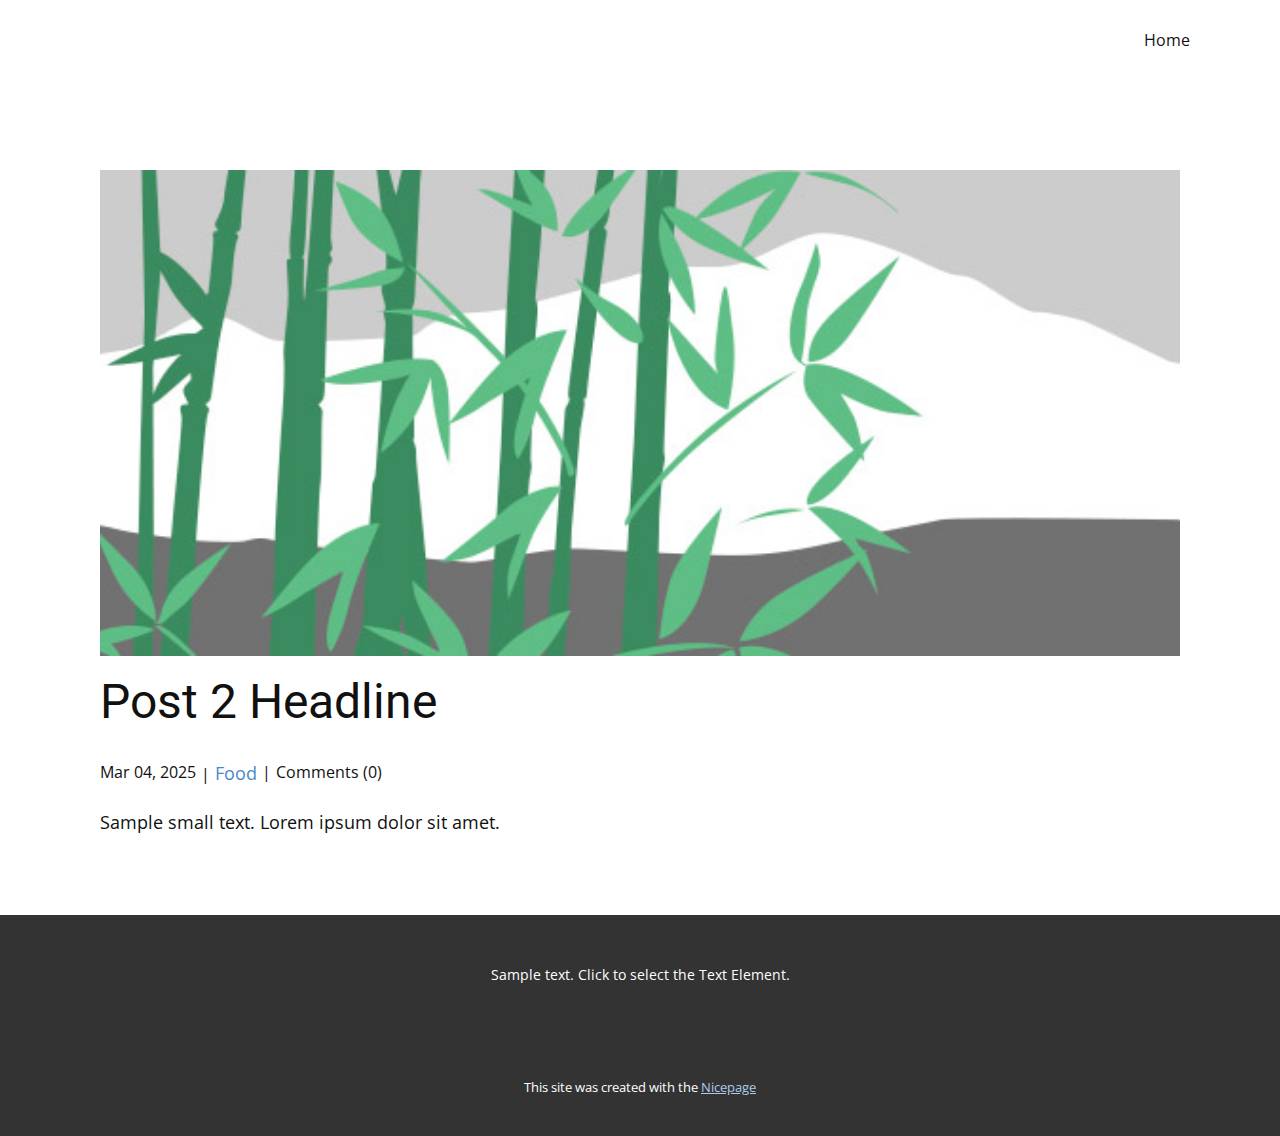
<file: blog/post-1.html>
<!DOCTYPE html>
<html style="font-size: 16px;" lang="en"><head>
    <meta name="viewport" content="width=device-width, initial-scale=1.0">
    <meta charset="utf-8">
    <meta name="keywords" content="Post 1 Headline">
    <meta name="description" content="">
    <title>Post 2 Headline</title>
    <link rel="stylesheet" href="../nicepage.css" media="screen">
<link rel="stylesheet" href="../Post-Template.css" media="screen">
    <script class="u-script" type="text/javascript" src="../jquery.js" defer=""></script>
    <script class="u-script" type="text/javascript" src="../nicepage.js" defer=""></script>
    <meta name="generator" content="Nicepage 7.5.2, nicepage.com">
    
    
    
    <link id="u-theme-google-font" rel="stylesheet" href="https://fonts.googleapis.com/css?family=Roboto:100,100i,300,300i,400,400i,500,500i,700,700i,900,900i|Open+Sans:300,300i,400,400i,500,500i,600,600i,700,700i,800,800i">
    <script type="application/ld+json">{
		"@context": "http://schema.org",
		"@type": "Organization",
		"name": ""
}</script>
    <meta name="theme-color" content="#478ac9">
  <meta data-intl-tel-input-cdn-path="intlTelInput/"></head>
  <body data-path-to-root="./" data-include-products="false" class="u-body u-xl-mode" data-lang="en"><header class="u-clearfix u-header u-header" id="header"><div class="u-clearfix u-sheet u-sheet-1">
        <nav class="u-menu u-menu-one-level u-offcanvas u-menu-1">
          <div class="menu-collapse" style="font-size: 1rem; letter-spacing: 0px;">
            <a class="u-button-style u-custom-left-right-menu-spacing u-custom-padding-bottom u-custom-top-bottom-menu-spacing u-hamburger-link u-nav-link u-text-active-palette-1-base u-text-hover-palette-2-base" href="#">
              <svg class="u-svg-link" viewBox="0 0 24 24"><use xlink:href="#menu-hamburger"></use></svg>
              <svg class="u-svg-content" version="1.1" id="menu-hamburger" viewBox="0 0 16 16" x="0px" y="0px" xmlns:xlink="http://www.w3.org/1999/xlink" xmlns="http://www.w3.org/2000/svg"><g><rect y="1" width="16" height="2"></rect><rect y="7" width="16" height="2"></rect><rect y="13" width="16" height="2"></rect>
</g></svg>
            </a>
          </div>
          <div class="u-custom-menu u-nav-container">
            <ul class="u-nav u-unstyled u-nav-1"><li class="u-nav-item"><a class="u-button-style u-nav-link u-text-active-palette-1-base u-text-hover-palette-2-base" style="padding: 10px 20px;">Home</a>
</li></ul>
          </div>
          <div class="u-custom-menu u-nav-container-collapse">
            <div class="u-black u-container-style u-inner-container-layout u-opacity u-opacity-95 u-sidenav">
              <div class="u-inner-container-layout u-sidenav-overflow">
                <div class="u-menu-close"></div>
                <ul class="u-align-center u-nav u-popupmenu-items u-unstyled u-nav-2"><li class="u-nav-item"><a class="u-button-style u-nav-link">Home</a>
</li></ul>
              </div>
            </div>
            <div class="u-black u-menu-overlay u-opacity u-opacity-70"></div>
          </div>
        </nav>
      </div></header>
    <section class="u-align-center u-clearfix u-section-1" id="block-1">
      <div class="u-clearfix u-sheet u-valign-middle-md u-valign-middle-sm u-valign-middle-xs u-sheet-1"><!--post_details--><!--post_details_options_json--><!--{"source":""}--><!--/post_details_options_json--><!--blog_post-->
        <div class="u-container-style u-expanded-width u-post-details u-post-details-1">
          <div class="u-container-layout u-valign-middle u-container-layout-1"><!--blog_post_image-->
            <img alt="" class="u-blog-control u-expanded-width u-image u-image-default u-image-1" src="../images/68f64b9d.jpeg"><!--/blog_post_image--><!--blog_post_header-->
            <h2 class="u-blog-control u-text u-text-1">Post 2 Headline</h2><!--/blog_post_header--><!--blog_post_metadata-->
            <div class="u-blog-control u-metadata u-metadata-1"><!--blog_post_metadata_date-->
              <span class="u-meta-date u-meta-icon">Mar 04, 2025</span><!--/blog_post_metadata_date--><!--blog_post_metadata_category-->
              <span class="u-meta-category u-meta-icon"><a href="../blog/blog.html#/blog-1///1">Food</a></span><!--/blog_post_metadata_category--><!--blog_post_metadata_comments-->
              <span class="u-meta-comments u-meta-icon"><!--blog_post_metadata_comments_content-->Comments (0)<!--/blog_post_metadata_comments_content--></span><!--/blog_post_metadata_comments-->
            </div><!--/blog_post_metadata--><!--blog_post_content-->
            <div class="u-align-justify u-blog-control u-post-content u-text u-text-2 fr-view">
  <p>Sample small text. Lorem ipsum dolor sit amet.</p>
  </div><!--/blog_post_content-->
          </div>
        </div><!--/blog_post--><!--/post_details-->
      </div>
    </section>
    
    
    
    <footer class="u-align-center u-clearfix u-container-align-center u-footer u-grey-80 u-footer" id="footer"><div class="u-clearfix u-sheet u-sheet-1">
        <p class="u-small-text u-text u-text-variant u-text-1">Sample text. Click to select the Text Element.</p>
      </div></footer>
    <section class="u-backlink u-clearfix u-grey-80">
      <p class="u-text">
        <span>This site was created with the </span>
        <a class="u-link" href="https://nicepage.com/" target="_blank" rel="nofollow">
          <span>Nicepage</span>
        </a>
      </p>
    </section>
  
</body></html>
</file>
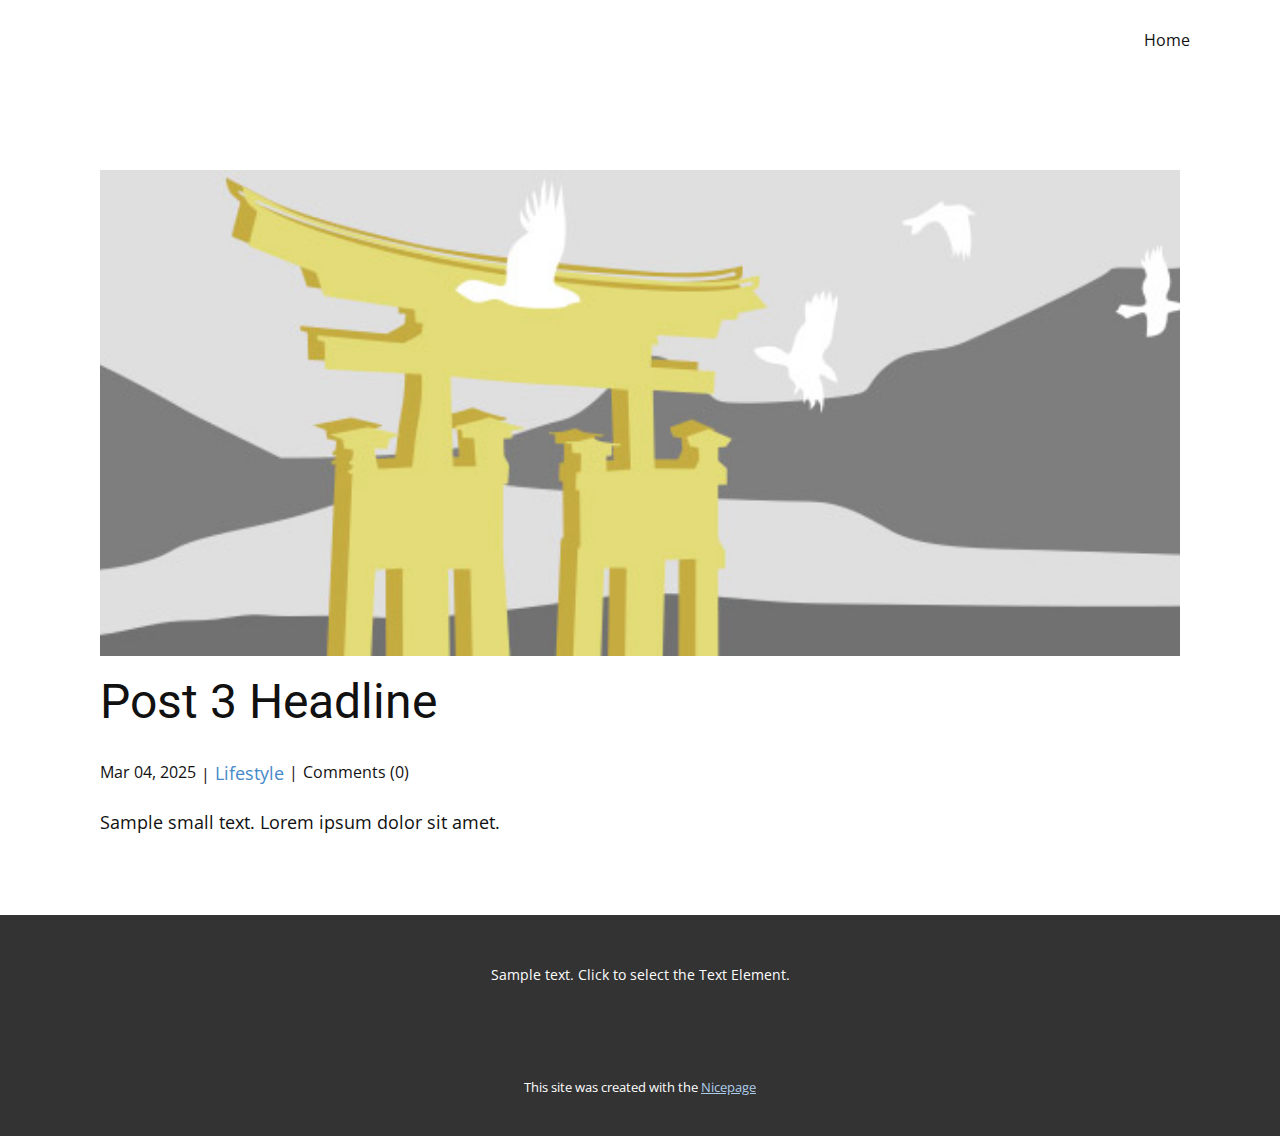
<file: blog/post-2.html>
<!DOCTYPE html>
<html style="font-size: 16px;" lang="en"><head>
    <meta name="viewport" content="width=device-width, initial-scale=1.0">
    <meta charset="utf-8">
    <meta name="keywords" content="Post 1 Headline">
    <meta name="description" content="">
    <title>Post 3 Headline</title>
    <link rel="stylesheet" href="../nicepage.css" media="screen">
<link rel="stylesheet" href="../Post-Template.css" media="screen">
    <script class="u-script" type="text/javascript" src="../jquery.js" defer=""></script>
    <script class="u-script" type="text/javascript" src="../nicepage.js" defer=""></script>
    <meta name="generator" content="Nicepage 7.5.2, nicepage.com">
    
    
    
    <link id="u-theme-google-font" rel="stylesheet" href="https://fonts.googleapis.com/css?family=Roboto:100,100i,300,300i,400,400i,500,500i,700,700i,900,900i|Open+Sans:300,300i,400,400i,500,500i,600,600i,700,700i,800,800i">
    <script type="application/ld+json">{
		"@context": "http://schema.org",
		"@type": "Organization",
		"name": ""
}</script>
    <meta name="theme-color" content="#478ac9">
  <meta data-intl-tel-input-cdn-path="intlTelInput/"></head>
  <body data-path-to-root="./" data-include-products="false" class="u-body u-xl-mode" data-lang="en"><header class="u-clearfix u-header u-header" id="header"><div class="u-clearfix u-sheet u-sheet-1">
        <nav class="u-menu u-menu-one-level u-offcanvas u-menu-1">
          <div class="menu-collapse" style="font-size: 1rem; letter-spacing: 0px;">
            <a class="u-button-style u-custom-left-right-menu-spacing u-custom-padding-bottom u-custom-top-bottom-menu-spacing u-hamburger-link u-nav-link u-text-active-palette-1-base u-text-hover-palette-2-base" href="#">
              <svg class="u-svg-link" viewBox="0 0 24 24"><use xlink:href="#menu-hamburger"></use></svg>
              <svg class="u-svg-content" version="1.1" id="menu-hamburger" viewBox="0 0 16 16" x="0px" y="0px" xmlns:xlink="http://www.w3.org/1999/xlink" xmlns="http://www.w3.org/2000/svg"><g><rect y="1" width="16" height="2"></rect><rect y="7" width="16" height="2"></rect><rect y="13" width="16" height="2"></rect>
</g></svg>
            </a>
          </div>
          <div class="u-custom-menu u-nav-container">
            <ul class="u-nav u-unstyled u-nav-1"><li class="u-nav-item"><a class="u-button-style u-nav-link u-text-active-palette-1-base u-text-hover-palette-2-base" style="padding: 10px 20px;">Home</a>
</li></ul>
          </div>
          <div class="u-custom-menu u-nav-container-collapse">
            <div class="u-black u-container-style u-inner-container-layout u-opacity u-opacity-95 u-sidenav">
              <div class="u-inner-container-layout u-sidenav-overflow">
                <div class="u-menu-close"></div>
                <ul class="u-align-center u-nav u-popupmenu-items u-unstyled u-nav-2"><li class="u-nav-item"><a class="u-button-style u-nav-link">Home</a>
</li></ul>
              </div>
            </div>
            <div class="u-black u-menu-overlay u-opacity u-opacity-70"></div>
          </div>
        </nav>
      </div></header>
    <section class="u-align-center u-clearfix u-section-1" id="block-1">
      <div class="u-clearfix u-sheet u-valign-middle-md u-valign-middle-sm u-valign-middle-xs u-sheet-1"><!--post_details--><!--post_details_options_json--><!--{"source":""}--><!--/post_details_options_json--><!--blog_post-->
        <div class="u-container-style u-expanded-width u-post-details u-post-details-1">
          <div class="u-container-layout u-valign-middle u-container-layout-1"><!--blog_post_image-->
            <img alt="" class="u-blog-control u-expanded-width u-image u-image-default u-image-1" src="../images/8ad73f3c.jpeg"><!--/blog_post_image--><!--blog_post_header-->
            <h2 class="u-blog-control u-text u-text-1">Post 3 Headline</h2><!--/blog_post_header--><!--blog_post_metadata-->
            <div class="u-blog-control u-metadata u-metadata-1"><!--blog_post_metadata_date-->
              <span class="u-meta-date u-meta-icon">Mar 04, 2025</span><!--/blog_post_metadata_date--><!--blog_post_metadata_category-->
              <span class="u-meta-category u-meta-icon"><a href="../blog/blog.html#/blog-1///3">Lifestyle</a></span><!--/blog_post_metadata_category--><!--blog_post_metadata_comments-->
              <span class="u-meta-comments u-meta-icon"><!--blog_post_metadata_comments_content-->Comments (0)<!--/blog_post_metadata_comments_content--></span><!--/blog_post_metadata_comments-->
            </div><!--/blog_post_metadata--><!--blog_post_content-->
            <div class="u-align-justify u-blog-control u-post-content u-text u-text-2 fr-view">
  <p>Sample small text. Lorem ipsum dolor sit amet.</p>
  </div><!--/blog_post_content-->
          </div>
        </div><!--/blog_post--><!--/post_details-->
      </div>
    </section>
    
    
    
    <footer class="u-align-center u-clearfix u-container-align-center u-footer u-grey-80 u-footer" id="footer"><div class="u-clearfix u-sheet u-sheet-1">
        <p class="u-small-text u-text u-text-variant u-text-1">Sample text. Click to select the Text Element.</p>
      </div></footer>
    <section class="u-backlink u-clearfix u-grey-80">
      <p class="u-text">
        <span>This site was created with the </span>
        <a class="u-link" href="https://nicepage.com/" target="_blank" rel="nofollow">
          <span>Nicepage</span>
        </a>
      </p>
    </section>
  
</body></html>
</file>
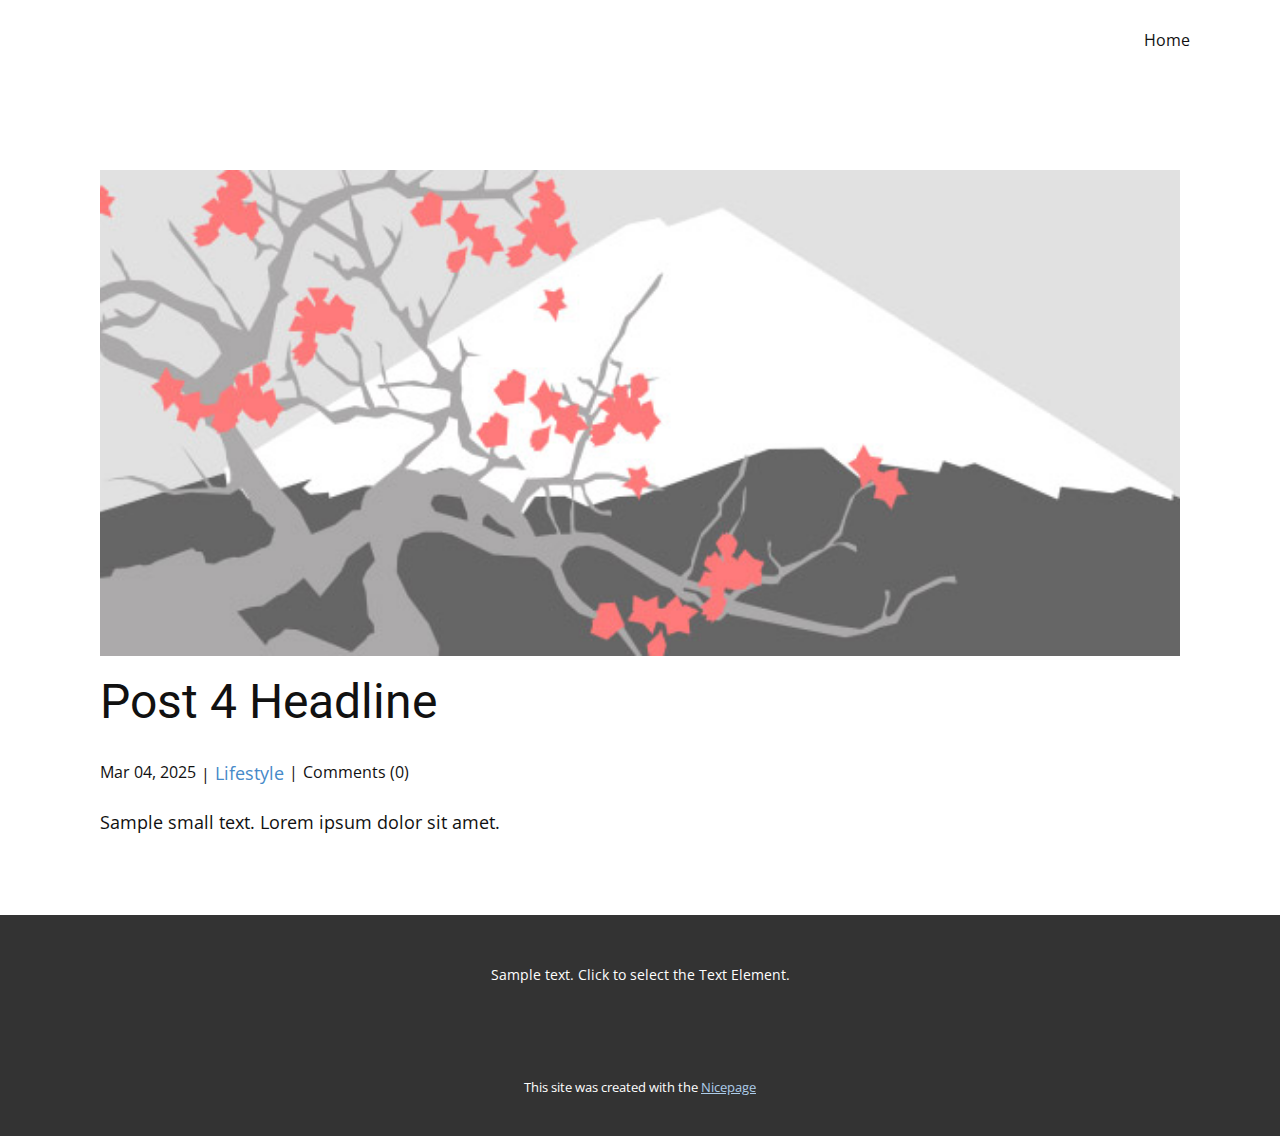
<file: blog/post-3.html>
<!DOCTYPE html>
<html style="font-size: 16px;" lang="en"><head>
    <meta name="viewport" content="width=device-width, initial-scale=1.0">
    <meta charset="utf-8">
    <meta name="keywords" content="Post 1 Headline">
    <meta name="description" content="">
    <title>Post 4 Headline</title>
    <link rel="stylesheet" href="../nicepage.css" media="screen">
<link rel="stylesheet" href="../Post-Template.css" media="screen">
    <script class="u-script" type="text/javascript" src="../jquery.js" defer=""></script>
    <script class="u-script" type="text/javascript" src="../nicepage.js" defer=""></script>
    <meta name="generator" content="Nicepage 7.5.2, nicepage.com">
    
    
    
    <link id="u-theme-google-font" rel="stylesheet" href="https://fonts.googleapis.com/css?family=Roboto:100,100i,300,300i,400,400i,500,500i,700,700i,900,900i|Open+Sans:300,300i,400,400i,500,500i,600,600i,700,700i,800,800i">
    <script type="application/ld+json">{
		"@context": "http://schema.org",
		"@type": "Organization",
		"name": ""
}</script>
    <meta name="theme-color" content="#478ac9">
  <meta data-intl-tel-input-cdn-path="intlTelInput/"></head>
  <body data-path-to-root="./" data-include-products="false" class="u-body u-xl-mode" data-lang="en"><header class="u-clearfix u-header u-header" id="header"><div class="u-clearfix u-sheet u-sheet-1">
        <nav class="u-menu u-menu-one-level u-offcanvas u-menu-1">
          <div class="menu-collapse" style="font-size: 1rem; letter-spacing: 0px;">
            <a class="u-button-style u-custom-left-right-menu-spacing u-custom-padding-bottom u-custom-top-bottom-menu-spacing u-hamburger-link u-nav-link u-text-active-palette-1-base u-text-hover-palette-2-base" href="#">
              <svg class="u-svg-link" viewBox="0 0 24 24"><use xlink:href="#menu-hamburger"></use></svg>
              <svg class="u-svg-content" version="1.1" id="menu-hamburger" viewBox="0 0 16 16" x="0px" y="0px" xmlns:xlink="http://www.w3.org/1999/xlink" xmlns="http://www.w3.org/2000/svg"><g><rect y="1" width="16" height="2"></rect><rect y="7" width="16" height="2"></rect><rect y="13" width="16" height="2"></rect>
</g></svg>
            </a>
          </div>
          <div class="u-custom-menu u-nav-container">
            <ul class="u-nav u-unstyled u-nav-1"><li class="u-nav-item"><a class="u-button-style u-nav-link u-text-active-palette-1-base u-text-hover-palette-2-base" style="padding: 10px 20px;">Home</a>
</li></ul>
          </div>
          <div class="u-custom-menu u-nav-container-collapse">
            <div class="u-black u-container-style u-inner-container-layout u-opacity u-opacity-95 u-sidenav">
              <div class="u-inner-container-layout u-sidenav-overflow">
                <div class="u-menu-close"></div>
                <ul class="u-align-center u-nav u-popupmenu-items u-unstyled u-nav-2"><li class="u-nav-item"><a class="u-button-style u-nav-link">Home</a>
</li></ul>
              </div>
            </div>
            <div class="u-black u-menu-overlay u-opacity u-opacity-70"></div>
          </div>
        </nav>
      </div></header>
    <section class="u-align-center u-clearfix u-section-1" id="block-1">
      <div class="u-clearfix u-sheet u-valign-middle-md u-valign-middle-sm u-valign-middle-xs u-sheet-1"><!--post_details--><!--post_details_options_json--><!--{"source":""}--><!--/post_details_options_json--><!--blog_post-->
        <div class="u-container-style u-expanded-width u-post-details u-post-details-1">
          <div class="u-container-layout u-valign-middle u-container-layout-1"><!--blog_post_image-->
            <img alt="" class="u-blog-control u-expanded-width u-image u-image-default u-image-1" src="../images/0fd3416c.jpeg"><!--/blog_post_image--><!--blog_post_header-->
            <h2 class="u-blog-control u-text u-text-1">Post 4 Headline</h2><!--/blog_post_header--><!--blog_post_metadata-->
            <div class="u-blog-control u-metadata u-metadata-1"><!--blog_post_metadata_date-->
              <span class="u-meta-date u-meta-icon">Mar 04, 2025</span><!--/blog_post_metadata_date--><!--blog_post_metadata_category-->
              <span class="u-meta-category u-meta-icon"><a href="../blog/blog.html#/blog-1///3">Lifestyle</a></span><!--/blog_post_metadata_category--><!--blog_post_metadata_comments-->
              <span class="u-meta-comments u-meta-icon"><!--blog_post_metadata_comments_content-->Comments (0)<!--/blog_post_metadata_comments_content--></span><!--/blog_post_metadata_comments-->
            </div><!--/blog_post_metadata--><!--blog_post_content-->
            <div class="u-align-justify u-blog-control u-post-content u-text u-text-2 fr-view">
  <p>Sample small text. Lorem ipsum dolor sit amet.</p>
  </div><!--/blog_post_content-->
          </div>
        </div><!--/blog_post--><!--/post_details-->
      </div>
    </section>
    
    
    
    <footer class="u-align-center u-clearfix u-container-align-center u-footer u-grey-80 u-footer" id="footer"><div class="u-clearfix u-sheet u-sheet-1">
        <p class="u-small-text u-text u-text-variant u-text-1">Sample text. Click to select the Text Element.</p>
      </div></footer>
    <section class="u-backlink u-clearfix u-grey-80">
      <p class="u-text">
        <span>This site was created with the </span>
        <a class="u-link" href="https://nicepage.com/" target="_blank" rel="nofollow">
          <span>Nicepage</span>
        </a>
      </p>
    </section>
  
</body></html>
</file>
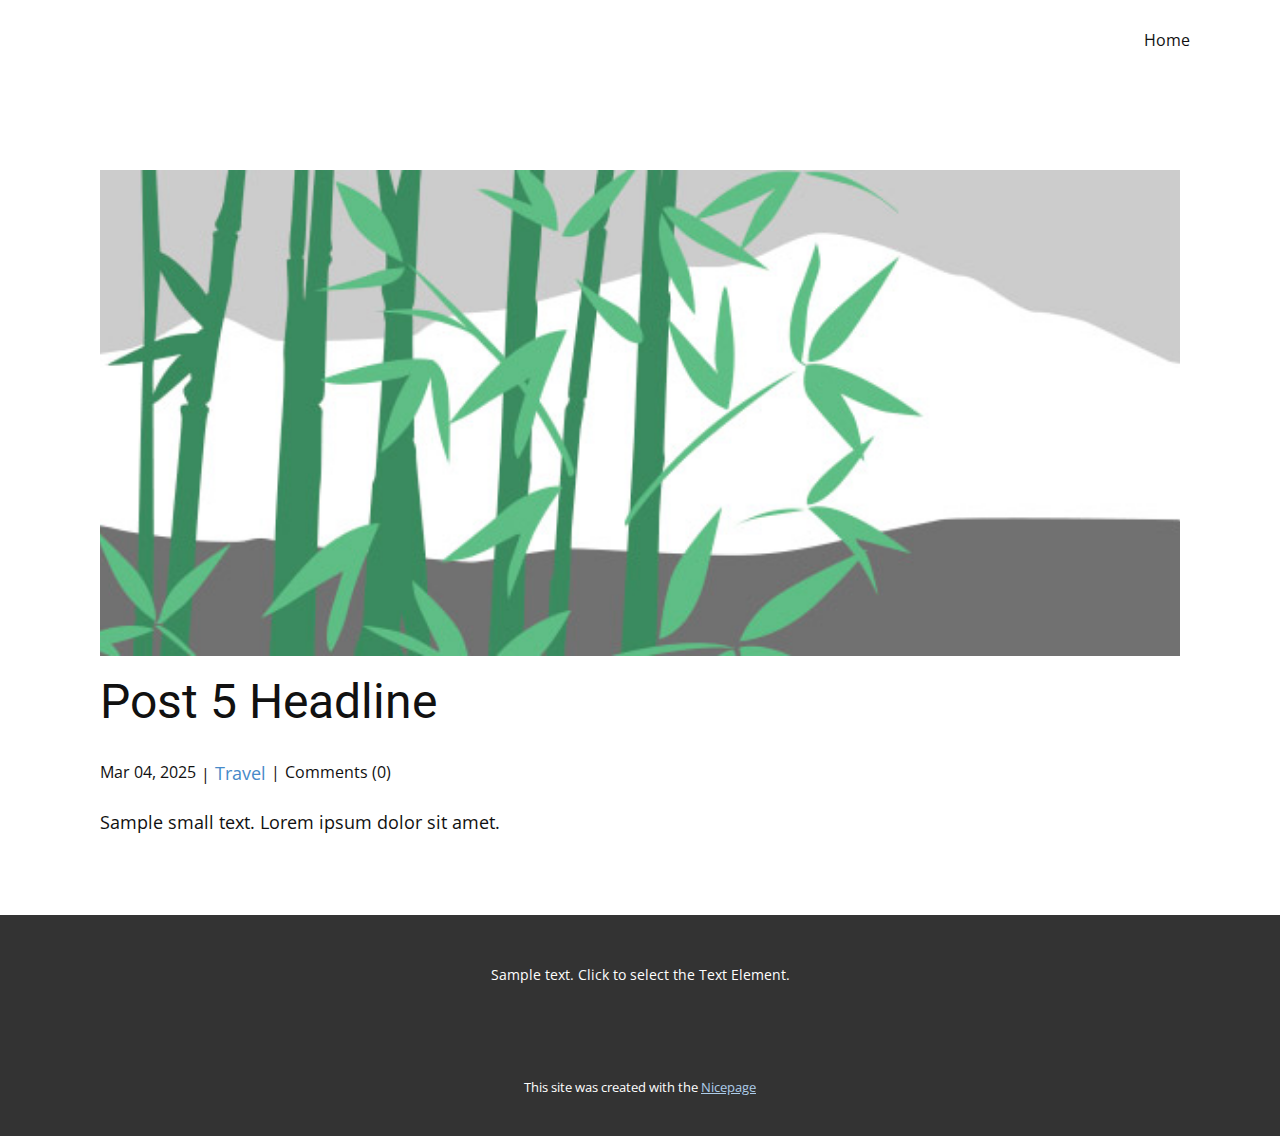
<file: blog/post-4.html>
<!DOCTYPE html>
<html style="font-size: 16px;" lang="en"><head>
    <meta name="viewport" content="width=device-width, initial-scale=1.0">
    <meta charset="utf-8">
    <meta name="keywords" content="Post 1 Headline">
    <meta name="description" content="">
    <title>Post 5 Headline</title>
    <link rel="stylesheet" href="../nicepage.css" media="screen">
<link rel="stylesheet" href="../Post-Template.css" media="screen">
    <script class="u-script" type="text/javascript" src="../jquery.js" defer=""></script>
    <script class="u-script" type="text/javascript" src="../nicepage.js" defer=""></script>
    <meta name="generator" content="Nicepage 7.5.2, nicepage.com">
    
    
    
    <link id="u-theme-google-font" rel="stylesheet" href="https://fonts.googleapis.com/css?family=Roboto:100,100i,300,300i,400,400i,500,500i,700,700i,900,900i|Open+Sans:300,300i,400,400i,500,500i,600,600i,700,700i,800,800i">
    <script type="application/ld+json">{
		"@context": "http://schema.org",
		"@type": "Organization",
		"name": ""
}</script>
    <meta name="theme-color" content="#478ac9">
  <meta data-intl-tel-input-cdn-path="intlTelInput/"></head>
  <body data-path-to-root="./" data-include-products="false" class="u-body u-xl-mode" data-lang="en"><header class="u-clearfix u-header u-header" id="header"><div class="u-clearfix u-sheet u-sheet-1">
        <nav class="u-menu u-menu-one-level u-offcanvas u-menu-1">
          <div class="menu-collapse" style="font-size: 1rem; letter-spacing: 0px;">
            <a class="u-button-style u-custom-left-right-menu-spacing u-custom-padding-bottom u-custom-top-bottom-menu-spacing u-hamburger-link u-nav-link u-text-active-palette-1-base u-text-hover-palette-2-base" href="#">
              <svg class="u-svg-link" viewBox="0 0 24 24"><use xlink:href="#menu-hamburger"></use></svg>
              <svg class="u-svg-content" version="1.1" id="menu-hamburger" viewBox="0 0 16 16" x="0px" y="0px" xmlns:xlink="http://www.w3.org/1999/xlink" xmlns="http://www.w3.org/2000/svg"><g><rect y="1" width="16" height="2"></rect><rect y="7" width="16" height="2"></rect><rect y="13" width="16" height="2"></rect>
</g></svg>
            </a>
          </div>
          <div class="u-custom-menu u-nav-container">
            <ul class="u-nav u-unstyled u-nav-1"><li class="u-nav-item"><a class="u-button-style u-nav-link u-text-active-palette-1-base u-text-hover-palette-2-base" style="padding: 10px 20px;">Home</a>
</li></ul>
          </div>
          <div class="u-custom-menu u-nav-container-collapse">
            <div class="u-black u-container-style u-inner-container-layout u-opacity u-opacity-95 u-sidenav">
              <div class="u-inner-container-layout u-sidenav-overflow">
                <div class="u-menu-close"></div>
                <ul class="u-align-center u-nav u-popupmenu-items u-unstyled u-nav-2"><li class="u-nav-item"><a class="u-button-style u-nav-link">Home</a>
</li></ul>
              </div>
            </div>
            <div class="u-black u-menu-overlay u-opacity u-opacity-70"></div>
          </div>
        </nav>
      </div></header>
    <section class="u-align-center u-clearfix u-section-1" id="block-1">
      <div class="u-clearfix u-sheet u-valign-middle-md u-valign-middle-sm u-valign-middle-xs u-sheet-1"><!--post_details--><!--post_details_options_json--><!--{"source":""}--><!--/post_details_options_json--><!--blog_post-->
        <div class="u-container-style u-expanded-width u-post-details u-post-details-1">
          <div class="u-container-layout u-valign-middle u-container-layout-1"><!--blog_post_image-->
            <img alt="" class="u-blog-control u-expanded-width u-image u-image-default u-image-1" src="../images/68f64b9d.jpeg"><!--/blog_post_image--><!--blog_post_header-->
            <h2 class="u-blog-control u-text u-text-1">Post 5 Headline</h2><!--/blog_post_header--><!--blog_post_metadata-->
            <div class="u-blog-control u-metadata u-metadata-1"><!--blog_post_metadata_date-->
              <span class="u-meta-date u-meta-icon">Mar 04, 2025</span><!--/blog_post_metadata_date--><!--blog_post_metadata_category-->
              <span class="u-meta-category u-meta-icon"><a href="../blog/blog.html#/blog-1///2">Travel</a></span><!--/blog_post_metadata_category--><!--blog_post_metadata_comments-->
              <span class="u-meta-comments u-meta-icon"><!--blog_post_metadata_comments_content-->Comments (0)<!--/blog_post_metadata_comments_content--></span><!--/blog_post_metadata_comments-->
            </div><!--/blog_post_metadata--><!--blog_post_content-->
            <div class="u-align-justify u-blog-control u-post-content u-text u-text-2 fr-view">
  <p>Sample small text. Lorem ipsum dolor sit amet.</p>
  </div><!--/blog_post_content-->
          </div>
        </div><!--/blog_post--><!--/post_details-->
      </div>
    </section>
    
    
    
    <footer class="u-align-center u-clearfix u-container-align-center u-footer u-grey-80 u-footer" id="footer"><div class="u-clearfix u-sheet u-sheet-1">
        <p class="u-small-text u-text u-text-variant u-text-1">Sample text. Click to select the Text Element.</p>
      </div></footer>
    <section class="u-backlink u-clearfix u-grey-80">
      <p class="u-text">
        <span>This site was created with the </span>
        <a class="u-link" href="https://nicepage.com/" target="_blank" rel="nofollow">
          <span>Nicepage</span>
        </a>
      </p>
    </section>
  
</body></html>
</file>
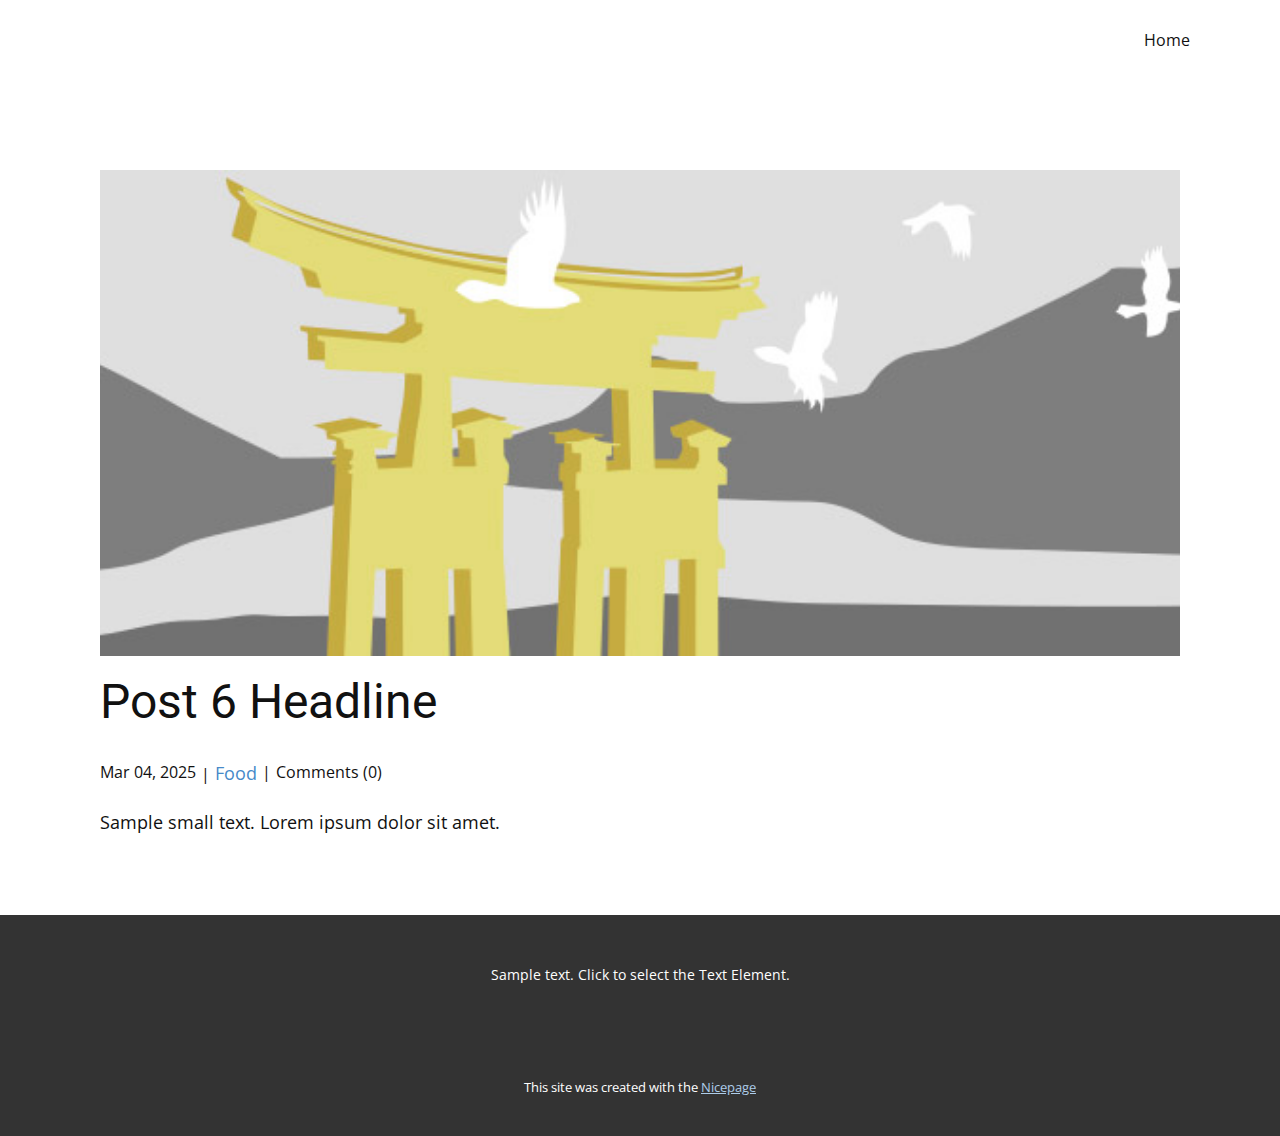
<file: blog/post-5.html>
<!DOCTYPE html>
<html style="font-size: 16px;" lang="en"><head>
    <meta name="viewport" content="width=device-width, initial-scale=1.0">
    <meta charset="utf-8">
    <meta name="keywords" content="Post 1 Headline">
    <meta name="description" content="">
    <title>Post 6 Headline</title>
    <link rel="stylesheet" href="../nicepage.css" media="screen">
<link rel="stylesheet" href="../Post-Template.css" media="screen">
    <script class="u-script" type="text/javascript" src="../jquery.js" defer=""></script>
    <script class="u-script" type="text/javascript" src="../nicepage.js" defer=""></script>
    <meta name="generator" content="Nicepage 7.5.2, nicepage.com">
    
    
    
    <link id="u-theme-google-font" rel="stylesheet" href="https://fonts.googleapis.com/css?family=Roboto:100,100i,300,300i,400,400i,500,500i,700,700i,900,900i|Open+Sans:300,300i,400,400i,500,500i,600,600i,700,700i,800,800i">
    <script type="application/ld+json">{
		"@context": "http://schema.org",
		"@type": "Organization",
		"name": ""
}</script>
    <meta name="theme-color" content="#478ac9">
  <meta data-intl-tel-input-cdn-path="intlTelInput/"></head>
  <body data-path-to-root="./" data-include-products="false" class="u-body u-xl-mode" data-lang="en"><header class="u-clearfix u-header u-header" id="header"><div class="u-clearfix u-sheet u-sheet-1">
        <nav class="u-menu u-menu-one-level u-offcanvas u-menu-1">
          <div class="menu-collapse" style="font-size: 1rem; letter-spacing: 0px;">
            <a class="u-button-style u-custom-left-right-menu-spacing u-custom-padding-bottom u-custom-top-bottom-menu-spacing u-hamburger-link u-nav-link u-text-active-palette-1-base u-text-hover-palette-2-base" href="#">
              <svg class="u-svg-link" viewBox="0 0 24 24"><use xlink:href="#menu-hamburger"></use></svg>
              <svg class="u-svg-content" version="1.1" id="menu-hamburger" viewBox="0 0 16 16" x="0px" y="0px" xmlns:xlink="http://www.w3.org/1999/xlink" xmlns="http://www.w3.org/2000/svg"><g><rect y="1" width="16" height="2"></rect><rect y="7" width="16" height="2"></rect><rect y="13" width="16" height="2"></rect>
</g></svg>
            </a>
          </div>
          <div class="u-custom-menu u-nav-container">
            <ul class="u-nav u-unstyled u-nav-1"><li class="u-nav-item"><a class="u-button-style u-nav-link u-text-active-palette-1-base u-text-hover-palette-2-base" style="padding: 10px 20px;">Home</a>
</li></ul>
          </div>
          <div class="u-custom-menu u-nav-container-collapse">
            <div class="u-black u-container-style u-inner-container-layout u-opacity u-opacity-95 u-sidenav">
              <div class="u-inner-container-layout u-sidenav-overflow">
                <div class="u-menu-close"></div>
                <ul class="u-align-center u-nav u-popupmenu-items u-unstyled u-nav-2"><li class="u-nav-item"><a class="u-button-style u-nav-link">Home</a>
</li></ul>
              </div>
            </div>
            <div class="u-black u-menu-overlay u-opacity u-opacity-70"></div>
          </div>
        </nav>
      </div></header>
    <section class="u-align-center u-clearfix u-section-1" id="block-1">
      <div class="u-clearfix u-sheet u-valign-middle-md u-valign-middle-sm u-valign-middle-xs u-sheet-1"><!--post_details--><!--post_details_options_json--><!--{"source":""}--><!--/post_details_options_json--><!--blog_post-->
        <div class="u-container-style u-expanded-width u-post-details u-post-details-1">
          <div class="u-container-layout u-valign-middle u-container-layout-1"><!--blog_post_image-->
            <img alt="" class="u-blog-control u-expanded-width u-image u-image-default u-image-1" src="../images/8ad73f3c.jpeg"><!--/blog_post_image--><!--blog_post_header-->
            <h2 class="u-blog-control u-text u-text-1">Post 6 Headline</h2><!--/blog_post_header--><!--blog_post_metadata-->
            <div class="u-blog-control u-metadata u-metadata-1"><!--blog_post_metadata_date-->
              <span class="u-meta-date u-meta-icon">Mar 04, 2025</span><!--/blog_post_metadata_date--><!--blog_post_metadata_category-->
              <span class="u-meta-category u-meta-icon"><a href="../blog/blog.html#/blog-1///1">Food</a></span><!--/blog_post_metadata_category--><!--blog_post_metadata_comments-->
              <span class="u-meta-comments u-meta-icon"><!--blog_post_metadata_comments_content-->Comments (0)<!--/blog_post_metadata_comments_content--></span><!--/blog_post_metadata_comments-->
            </div><!--/blog_post_metadata--><!--blog_post_content-->
            <div class="u-align-justify u-blog-control u-post-content u-text u-text-2 fr-view">
  <p>Sample small text. Lorem ipsum dolor sit amet.</p>
  </div><!--/blog_post_content-->
          </div>
        </div><!--/blog_post--><!--/post_details-->
      </div>
    </section>
    
    
    
    <footer class="u-align-center u-clearfix u-container-align-center u-footer u-grey-80 u-footer" id="footer"><div class="u-clearfix u-sheet u-sheet-1">
        <p class="u-small-text u-text u-text-variant u-text-1">Sample text. Click to select the Text Element.</p>
      </div></footer>
    <section class="u-backlink u-clearfix u-grey-80">
      <p class="u-text">
        <span>This site was created with the </span>
        <a class="u-link" href="https://nicepage.com/" target="_blank" rel="nofollow">
          <span>Nicepage</span>
        </a>
      </p>
    </section>
  
</body></html>
</file>
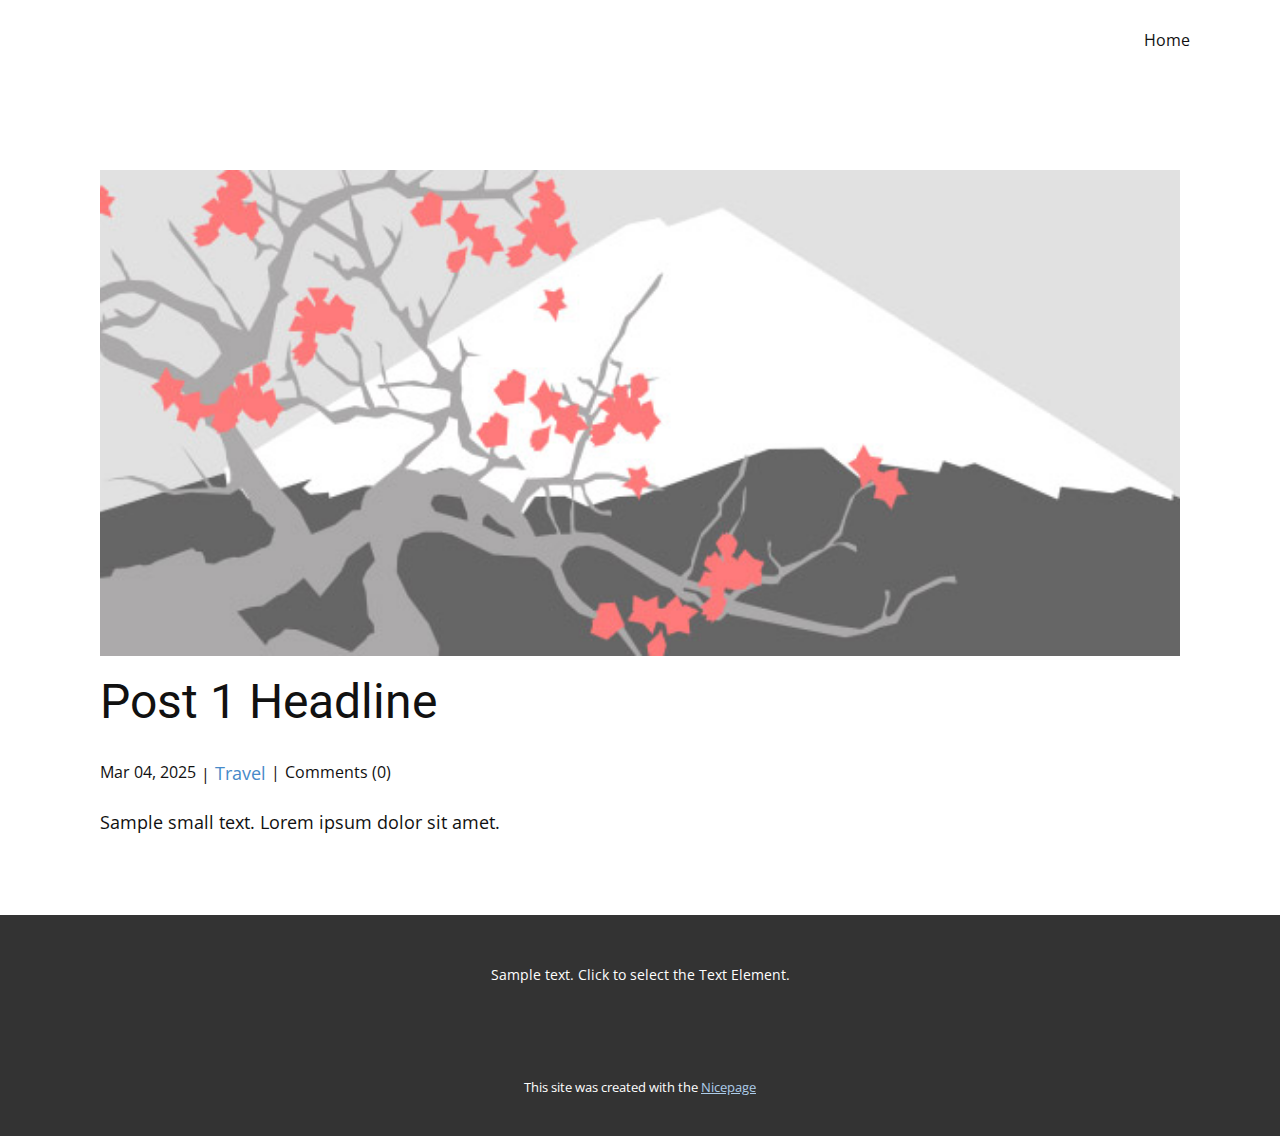
<file: blog/post.html>
<!DOCTYPE html>
<html style="font-size: 16px;" lang="en"><head>
    <meta name="viewport" content="width=device-width, initial-scale=1.0">
    <meta charset="utf-8">
    <meta name="keywords" content="Post 1 Headline">
    <meta name="description" content="">
    <title>Post 1 Headline</title>
    <link rel="stylesheet" href="../nicepage.css" media="screen">
<link rel="stylesheet" href="../Post-Template.css" media="screen">
    <script class="u-script" type="text/javascript" src="../jquery.js" defer=""></script>
    <script class="u-script" type="text/javascript" src="../nicepage.js" defer=""></script>
    <meta name="generator" content="Nicepage 7.5.2, nicepage.com">
    
    
    
    <link id="u-theme-google-font" rel="stylesheet" href="https://fonts.googleapis.com/css?family=Roboto:100,100i,300,300i,400,400i,500,500i,700,700i,900,900i|Open+Sans:300,300i,400,400i,500,500i,600,600i,700,700i,800,800i">
    <script type="application/ld+json">{
		"@context": "http://schema.org",
		"@type": "Organization",
		"name": ""
}</script>
    <meta name="theme-color" content="#478ac9">
  <meta data-intl-tel-input-cdn-path="intlTelInput/"></head>
  <body data-path-to-root="./" data-include-products="false" class="u-body u-xl-mode" data-lang="en"><header class="u-clearfix u-header u-header" id="header"><div class="u-clearfix u-sheet u-sheet-1">
        <nav class="u-menu u-menu-one-level u-offcanvas u-menu-1">
          <div class="menu-collapse" style="font-size: 1rem; letter-spacing: 0px;">
            <a class="u-button-style u-custom-left-right-menu-spacing u-custom-padding-bottom u-custom-top-bottom-menu-spacing u-hamburger-link u-nav-link u-text-active-palette-1-base u-text-hover-palette-2-base" href="#">
              <svg class="u-svg-link" viewBox="0 0 24 24"><use xlink:href="#menu-hamburger"></use></svg>
              <svg class="u-svg-content" version="1.1" id="menu-hamburger" viewBox="0 0 16 16" x="0px" y="0px" xmlns:xlink="http://www.w3.org/1999/xlink" xmlns="http://www.w3.org/2000/svg"><g><rect y="1" width="16" height="2"></rect><rect y="7" width="16" height="2"></rect><rect y="13" width="16" height="2"></rect>
</g></svg>
            </a>
          </div>
          <div class="u-custom-menu u-nav-container">
            <ul class="u-nav u-unstyled u-nav-1"><li class="u-nav-item"><a class="u-button-style u-nav-link u-text-active-palette-1-base u-text-hover-palette-2-base" style="padding: 10px 20px;">Home</a>
</li></ul>
          </div>
          <div class="u-custom-menu u-nav-container-collapse">
            <div class="u-black u-container-style u-inner-container-layout u-opacity u-opacity-95 u-sidenav">
              <div class="u-inner-container-layout u-sidenav-overflow">
                <div class="u-menu-close"></div>
                <ul class="u-align-center u-nav u-popupmenu-items u-unstyled u-nav-2"><li class="u-nav-item"><a class="u-button-style u-nav-link">Home</a>
</li></ul>
              </div>
            </div>
            <div class="u-black u-menu-overlay u-opacity u-opacity-70"></div>
          </div>
        </nav>
      </div></header>
    <section class="u-align-center u-clearfix u-section-1" id="block-1">
      <div class="u-clearfix u-sheet u-valign-middle-md u-valign-middle-sm u-valign-middle-xs u-sheet-1"><!--post_details--><!--post_details_options_json--><!--{"source":""}--><!--/post_details_options_json--><!--blog_post-->
        <div class="u-container-style u-expanded-width u-post-details u-post-details-1">
          <div class="u-container-layout u-valign-middle u-container-layout-1"><!--blog_post_image-->
            <img alt="" class="u-blog-control u-expanded-width u-image u-image-default u-image-1" src="../images/0fd3416c.jpeg"><!--/blog_post_image--><!--blog_post_header-->
            <h2 class="u-blog-control u-text u-text-1">Post 1 Headline</h2><!--/blog_post_header--><!--blog_post_metadata-->
            <div class="u-blog-control u-metadata u-metadata-1"><!--blog_post_metadata_date-->
              <span class="u-meta-date u-meta-icon">Mar 04, 2025</span><!--/blog_post_metadata_date--><!--blog_post_metadata_category-->
              <span class="u-meta-category u-meta-icon"><a href="../blog/blog.html#/blog-1///2">Travel</a></span><!--/blog_post_metadata_category--><!--blog_post_metadata_comments-->
              <span class="u-meta-comments u-meta-icon"><!--blog_post_metadata_comments_content-->Comments (0)<!--/blog_post_metadata_comments_content--></span><!--/blog_post_metadata_comments-->
            </div><!--/blog_post_metadata--><!--blog_post_content-->
            <div class="u-align-justify u-blog-control u-post-content u-text u-text-2 fr-view">
  <p>Sample small text. Lorem ipsum dolor sit amet.</p>
  </div><!--/blog_post_content-->
          </div>
        </div><!--/blog_post--><!--/post_details-->
      </div>
    </section>
    
    
    
    <footer class="u-align-center u-clearfix u-container-align-center u-footer u-grey-80 u-footer" id="footer"><div class="u-clearfix u-sheet u-sheet-1">
        <p class="u-small-text u-text u-text-variant u-text-1">Sample text. Click to select the Text Element.</p>
      </div></footer>
    <section class="u-backlink u-clearfix u-grey-80">
      <p class="u-text">
        <span>This site was created with the </span>
        <a class="u-link" href="https://nicepage.com/" target="_blank" rel="nofollow">
          <span>Nicepage</span>
        </a>
      </p>
    </section>
  
</body></html>
</file>
